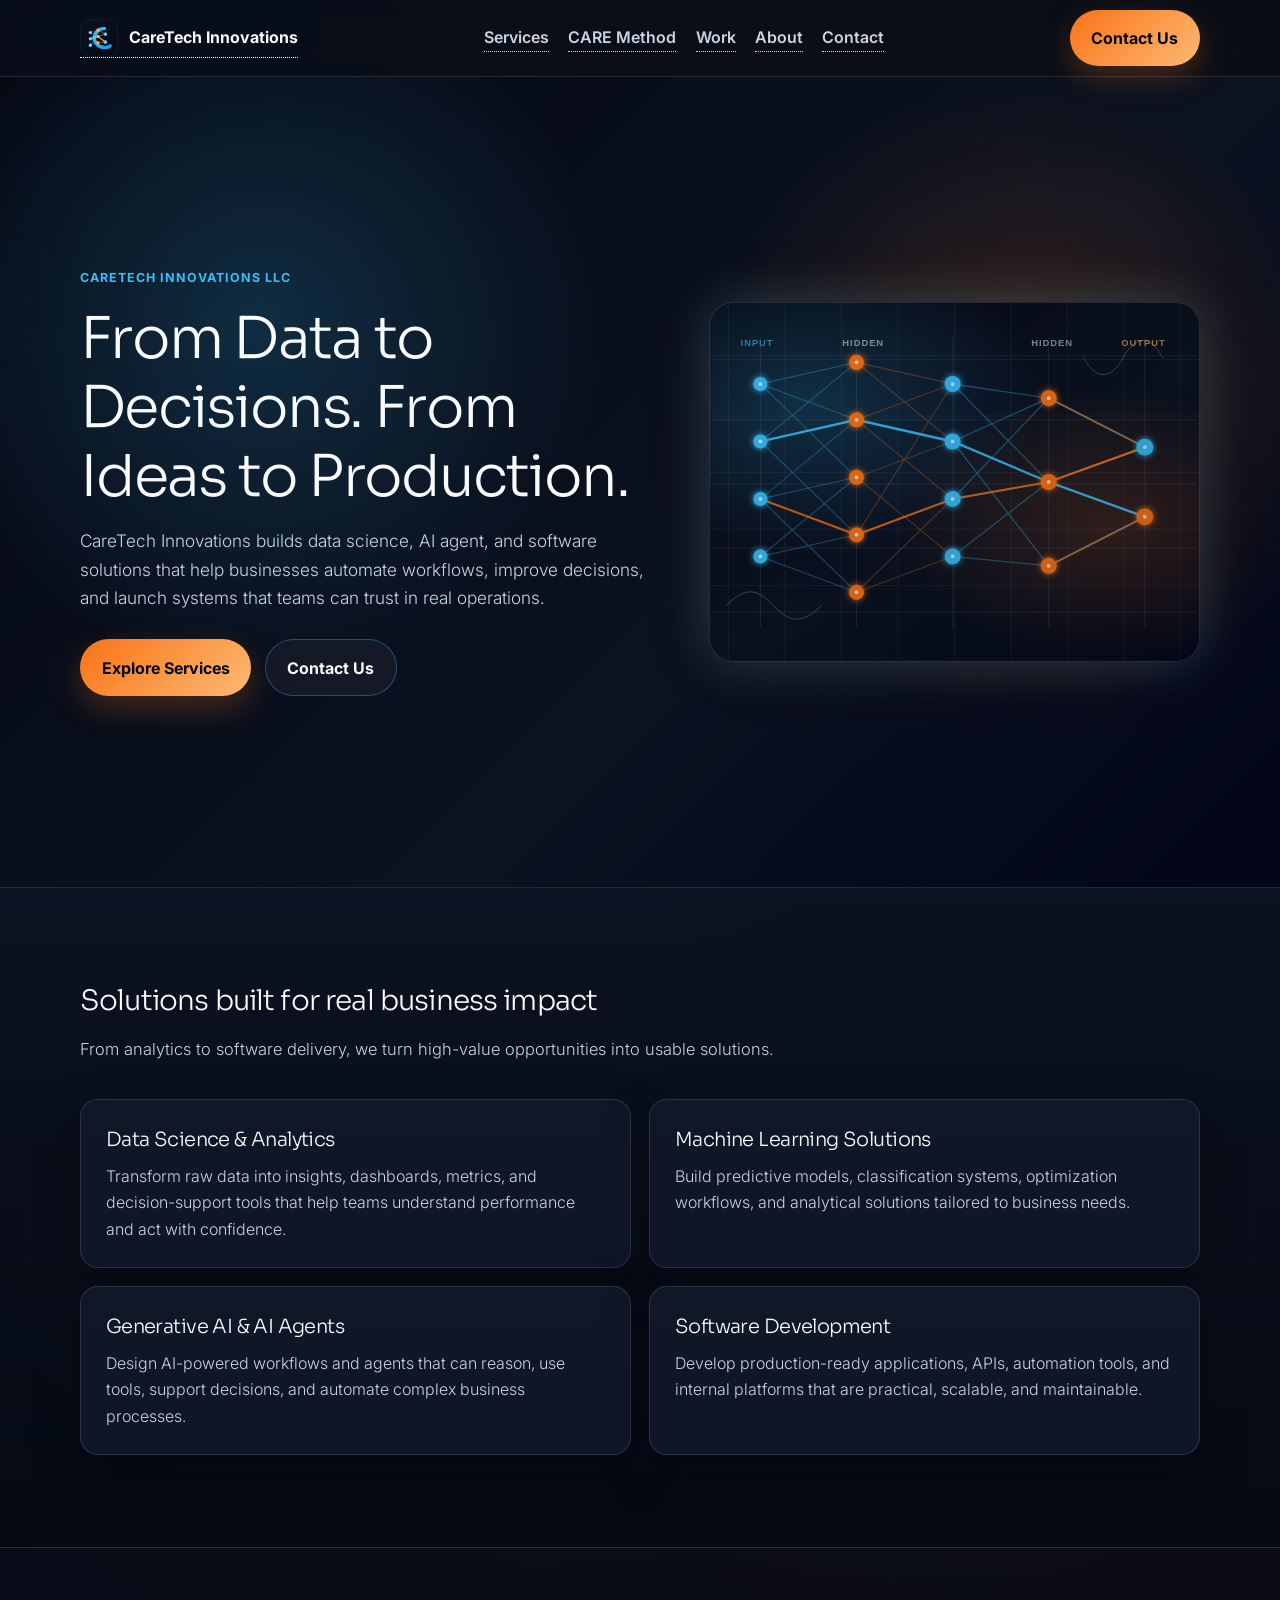
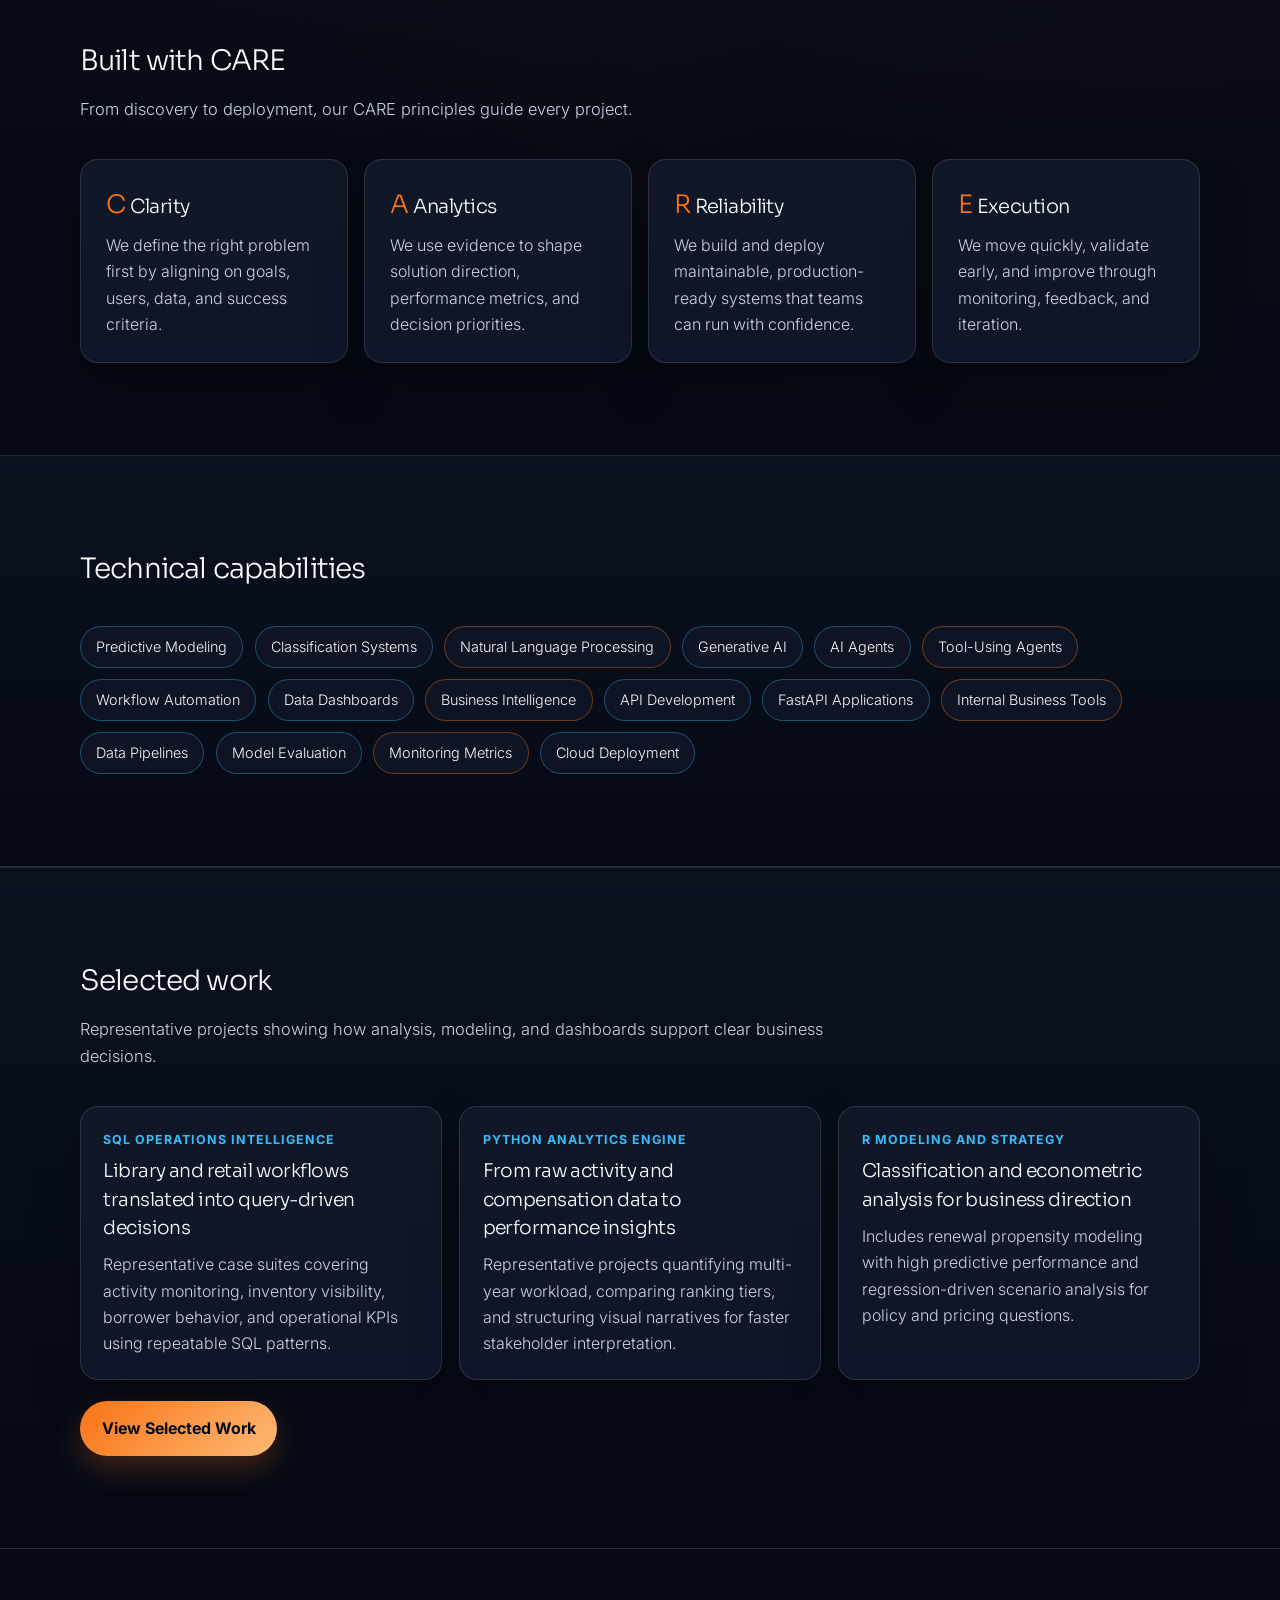
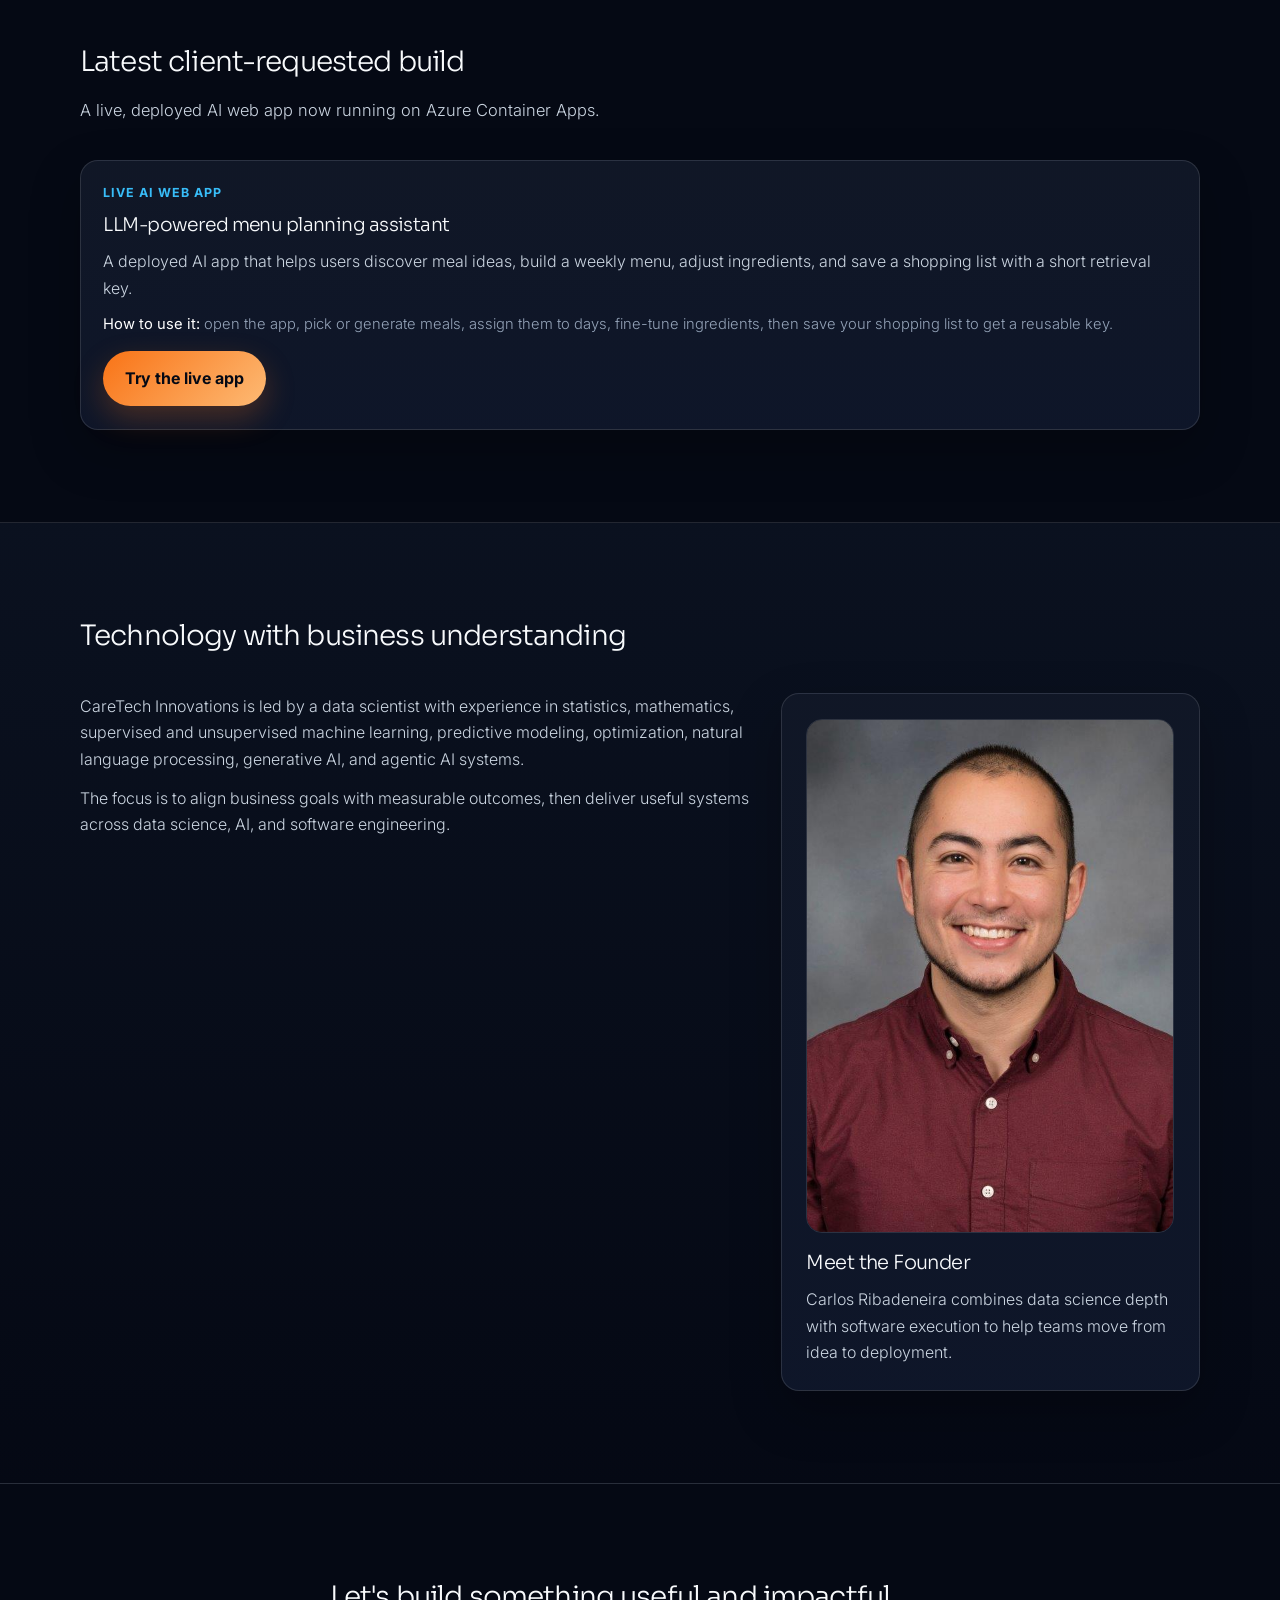
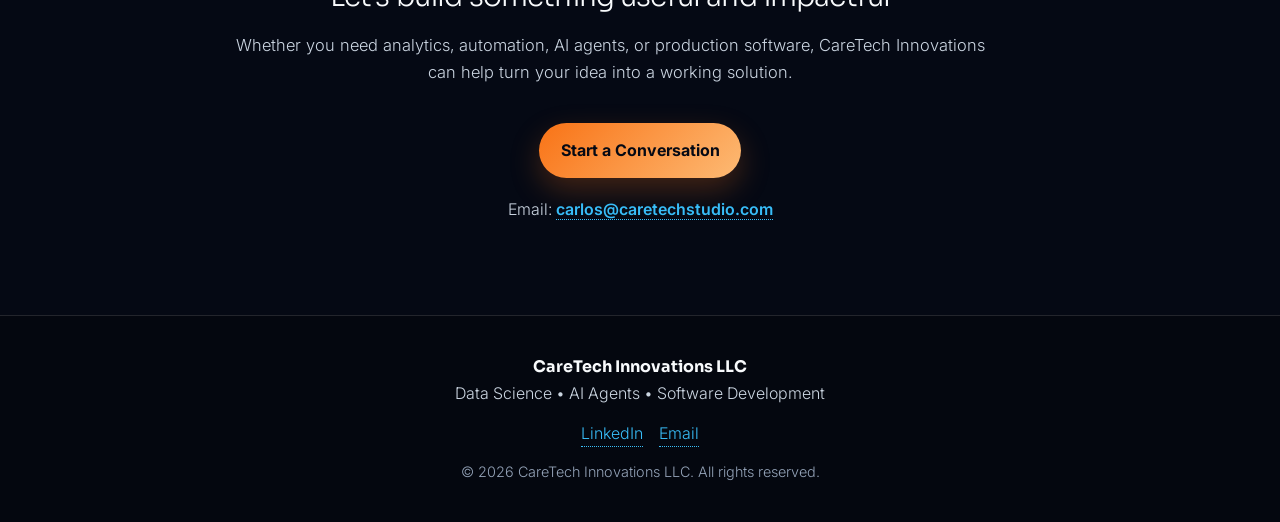
<file: index.html>
<!DOCTYPE html>
<html lang="en">
  <head>
    <meta charset="utf-8" />
    <meta name="viewport" content="width=device-width, initial-scale=1" />
    <title>CareTech Innovations LLC | Data Science, AI Agents & Software Development</title>
    <meta
      name="description"
      content="CareTech Innovations LLC builds data science, AI agent, generative AI, machine learning, automation, and software solutions for businesses looking to improve decisions and create practical impact."
    />
    <meta
      name="keywords"
      content="Data Science, AI Agents, Machine Learning, Software Development, Workflow Automation"
    />
    <link rel="canonical" href="https://caretechstudio.com/" />
    <meta property="og:type" content="website" />
    <meta property="og:title" content="CareTech Innovations LLC | Data Science, AI Agents & Software Development" />
    <meta
      property="og:description"
      content="CareTech Innovations builds data science, AI agent, and software solutions that help businesses automate workflows and improve decisions."
    />
    <meta property="og:url" content="https://caretechstudio.com/" />
    <meta property="og:image" content="https://caretechstudio.com/images/caretech-og-card.png" />
    <meta name="twitter:card" content="summary_large_image" />
    <meta name="twitter:title" content="CareTech Innovations LLC | Data Science, AI Agents & Software Development" />
    <meta
      name="twitter:description"
      content="CareTech Innovations builds data science, AI agent, and software solutions that help businesses automate workflows and improve decisions."
    />
    <meta name="twitter:image" content="https://caretechstudio.com/images/caretech-og-card.png" />
    <link rel="preconnect" href="https://fonts.googleapis.com" />
    <link rel="preconnect" href="https://fonts.gstatic.com" crossorigin />
    <link
      href="https://fonts.googleapis.com/css2?family=Inter:wght@400;500;600;700;800&family=Sora:wght@500;600;700;800&display=swap"
      rel="stylesheet"
    />
    <link rel="icon" type="image/svg+xml" href="images/caretech-logo.svg" />
    <link rel="stylesheet" href="assets/css/main.css" />
    <link rel="stylesheet" href="assets/css/custom.css" />
    <script type="application/ld+json">
      {
        "@context": "https://schema.org",
        "@type": "ProfessionalService",
        "name": "CareTech Innovations LLC",
        "url": "https://caretechstudio.com/",
        "logo": "https://caretechstudio.com/images/caretech-logo.svg",
        "sameAs": ["https://www.linkedin.com/in/carlos-ribadeneira-espinoza"],
        "email": "mailto:carlos@caretechstudio.com"
      }
    </script>
    <noscript><link rel="stylesheet" href="assets/css/noscript.css" /></noscript>
  </head>
  <body>
    <header class="site-header">
      <div class="container nav-wrap">
        <a class="brand" href="#top" aria-label="CareTech Innovations homepage">
          <img src="images/caretech-logo.svg" alt="CareTech Innovations logo" />
          <span>CareTech Innovations</span>
        </a>
        <nav class="site-nav" aria-label="Primary navigation">
          <a href="#services">Services</a>
          <a href="#care">CARE Method</a>
          <a href="work.html">Work</a>
          <a href="#about">About</a>
          <a href="#contact">Contact</a>
        </nav>
        <a class="btn btn-primary nav-cta" href="#contact">Contact Us</a>
      </div>
    </header>

    <main id="top">
      <section class="hero section">
        <div class="container hero-content">
          <div class="hero-copy">
            <p class="eyebrow">CareTech Innovations LLC</p>
            <h1>From Data to Decisions. From Ideas to Production.</h1>
            <p class="lead">
              CareTech Innovations builds data science, AI agent, and software solutions that
              help businesses automate workflows, improve decisions, and launch systems that teams
              can trust in real operations.
            </p>
            <div class="hero-actions">
              <a class="btn btn-primary" href="#services">Explore Services</a>
              <a class="btn btn-secondary" href="#contact">Contact Us</a>
            </div>
          </div>
          <div class="hero-visual" aria-hidden="true">
            <div class="node-grid">
              <span></span><span></span><span></span><span></span><span></span><span></span>
              <span></span><span></span>
            </div>
          </div>
        </div>
      </section>

      <section id="services" class="section section-alt">
        <div class="container">
          <header class="section-head">
            <h2>Solutions built for real business impact</h2>
            <p>From analytics to software delivery, we turn high-value opportunities into usable solutions.</p>
          </header>
          <div class="services-grid">
            <article class="service-card">
              <h3>Data Science & Analytics</h3>
              <p>
                Transform raw data into insights, dashboards, metrics, and decision-support tools
                that help teams understand performance and act with confidence.
              </p>
            </article>
            <article class="service-card">
              <h3>Machine Learning Solutions</h3>
              <p>
                Build predictive models, classification systems, optimization workflows, and
                analytical solutions tailored to business needs.
              </p>
            </article>
            <article class="service-card">
              <h3>Generative AI & AI Agents</h3>
              <p>
                Design AI-powered workflows and agents that can reason, use tools, support
                decisions, and automate complex business processes.
              </p>
            </article>
            <article class="service-card">
              <h3>Software Development</h3>
              <p>
                Develop production-ready applications, APIs, automation tools, and internal
                platforms that are practical, scalable, and maintainable.
              </p>
            </article>
          </div>
        </div>
      </section>

      <section id="care" class="section">
        <div class="container">
          <header class="section-head">
            <h2>Built with CARE</h2>
            <p>
              From discovery to deployment, our CARE principles guide every project.
            </p>
          </header>
          <div class="care-grid">
            <article class="care-card">
              <h3><span>C</span> Clarity</h3>
              <p>We define the right problem first by aligning on goals, users, data, and success criteria.</p>
            </article>
            <article class="care-card">
              <h3><span>A</span> Analytics</h3>
              <p>We use evidence to shape solution direction, performance metrics, and decision priorities.</p>
            </article>
            <article class="care-card">
              <h3><span>R</span> Reliability</h3>
              <p>We build and deploy maintainable, production-ready systems that teams can run with confidence.</p>
            </article>
            <article class="care-card">
              <h3><span>E</span> Execution</h3>
              <p>We move quickly, validate early, and improve through monitoring, feedback, and iteration.</p>
            </article>
          </div>
        </div>
      </section>

      <section id="capabilities" class="section section-alt">
        <div class="container">
          <header class="section-head">
            <h2>Technical capabilities</h2>
          </header>
          <ul class="capability-tags">
            <li>Predictive Modeling</li>
            <li>Classification Systems</li>
            <li>Natural Language Processing</li>
            <li>Generative AI</li>
            <li>AI Agents</li>
            <li>Tool-Using Agents</li>
            <li>Workflow Automation</li>
            <li>Data Dashboards</li>
            <li>Business Intelligence</li>
            <li>API Development</li>
            <li>FastAPI Applications</li>
            <li>Internal Business Tools</li>
            <li>Data Pipelines</li>
            <li>Model Evaluation</li>
            <li>Monitoring Metrics</li>
            <li>Cloud Deployment</li>
          </ul>
        </div>
      </section>

      <section id="work-preview" class="section section-alt">
        <div class="container">
          <header class="section-head">
            <h2>Selected work</h2>
            <p>
              Representative projects showing how analysis, modeling, and dashboards support clear business decisions.
            </p>
          </header>
          <div class="work-preview-grid">
            <article class="work-card">
              <p class="work-label">SQL Operations Intelligence</p>
              <h3>Library and retail workflows translated into query-driven decisions</h3>
              <p>
                Representative case suites covering activity monitoring, inventory visibility,
                borrower behavior, and operational KPIs using repeatable SQL patterns.
              </p>
            </article>
            <article class="work-card">
              <p class="work-label">Python Analytics Engine</p>
              <h3>From raw activity and compensation data to performance insights</h3>
              <p>
                Representative projects quantifying multi-year workload, comparing ranking tiers,
                and structuring visual narratives for faster stakeholder interpretation.
              </p>
            </article>
            <article class="work-card">
              <p class="work-label">R Modeling and Strategy</p>
              <h3>Classification and econometric analysis for business direction</h3>
              <p>
                Includes renewal propensity modeling with high predictive performance and
                regression-driven scenario analysis for policy and pricing questions.
              </p>
            </article>
          </div>
          <div class="work-preview-actions">
            <a class="btn btn-primary" href="work.html">View Selected Work</a>
          </div>
        </div>
      </section>

      <section id="live-app" class="section">
        <div class="container">
          <header class="section-head">
            <h2>Latest client-requested build</h2>
            <p>A live, deployed AI web app now running on Azure Container Apps.</p>
          </header>
          <article class="work-card">
            <p class="work-label">Live AI Web App</p>
            <h3>LLM-powered menu planning assistant</h3>
            <p>
              A deployed AI app that helps users discover meal ideas, build a weekly menu,
              adjust ingredients, and save a shopping list with a short retrieval key.
            </p>
            <p class="work-meta">
              <strong>How to use it:</strong> open the app, pick or generate meals, assign them
              to days, fine-tune ingredients, then save your shopping list to get a reusable key.
            </p>
            <a
              class="btn btn-primary"
              href="https://menu.caretechstudio.com"
              target="_blank"
              rel="noopener noreferrer"
            >
              Try the live app
            </a>
          </article>
        </div>
      </section>

      <section id="about" class="section section-alt">
        <div class="container">
          <header class="section-head">
            <h2>Technology with business understanding</h2>
          </header>
          <div class="about-grid">
            <div class="about-copy">
              <p>
                CareTech Innovations is led by a data scientist with experience in statistics,
                mathematics, supervised and unsupervised machine learning, predictive modeling,
                optimization, natural language processing, generative AI, and agentic AI systems.
              </p>
              <p>
                The focus is to align business goals with measurable outcomes, then deliver useful
                systems across data science, AI, and software engineering.
              </p>
            </div>
            <aside class="founder-card">
              <img
                src="images/founder-carlos-ribadeneira.png"
                alt="Carlos Ribadeneira, founder of CareTech Innovations"
              />
              <h3>Meet the Founder</h3>
              <p>
                Carlos Ribadeneira combines data science depth with software execution to help
                teams move from idea to deployment.
              </p>
            </aside>
          </div>
        </div>
      </section>

      <section id="contact" class="section contact">
        <div class="container contact-wrap">
          <header class="section-head">
            <h2>Let&apos;s build something useful and impactful</h2>
            <p>
              Whether you need analytics, automation, AI agents, or production software, CareTech
              Innovations can help turn your idea into a working solution.
            </p>
          </header>
          <div class="contact-actions">
            <a class="btn btn-primary" href="mailto:carlos@caretechstudio.com">
              Start a Conversation
            </a>
          </div>
          <p class="contact-email">
            Email:
            <a href="mailto:carlos@caretechstudio.com">carlos@caretechstudio.com</a>
          </p>
        </div>
      </section>
    </main>

    <footer class="site-footer">
      <div class="container footer-wrap">
        <p class="footer-brand">CareTech Innovations LLC</p>
        <p>Data Science • AI Agents • Software Development</p>
        <div class="footer-links" aria-label="Social and contact links">
          <a href="https://www.linkedin.com/in/carlos-ribadeneira-espinoza" target="_blank" rel="noopener noreferrer">
            LinkedIn
          </a>
          <a href="mailto:carlos@caretechstudio.com">Email</a>
        </div>
        <p class="copyright">© 2026 CareTech Innovations LLC. All rights reserved.</p>
      </div>
    </footer>
  </body>
</html>
</file>
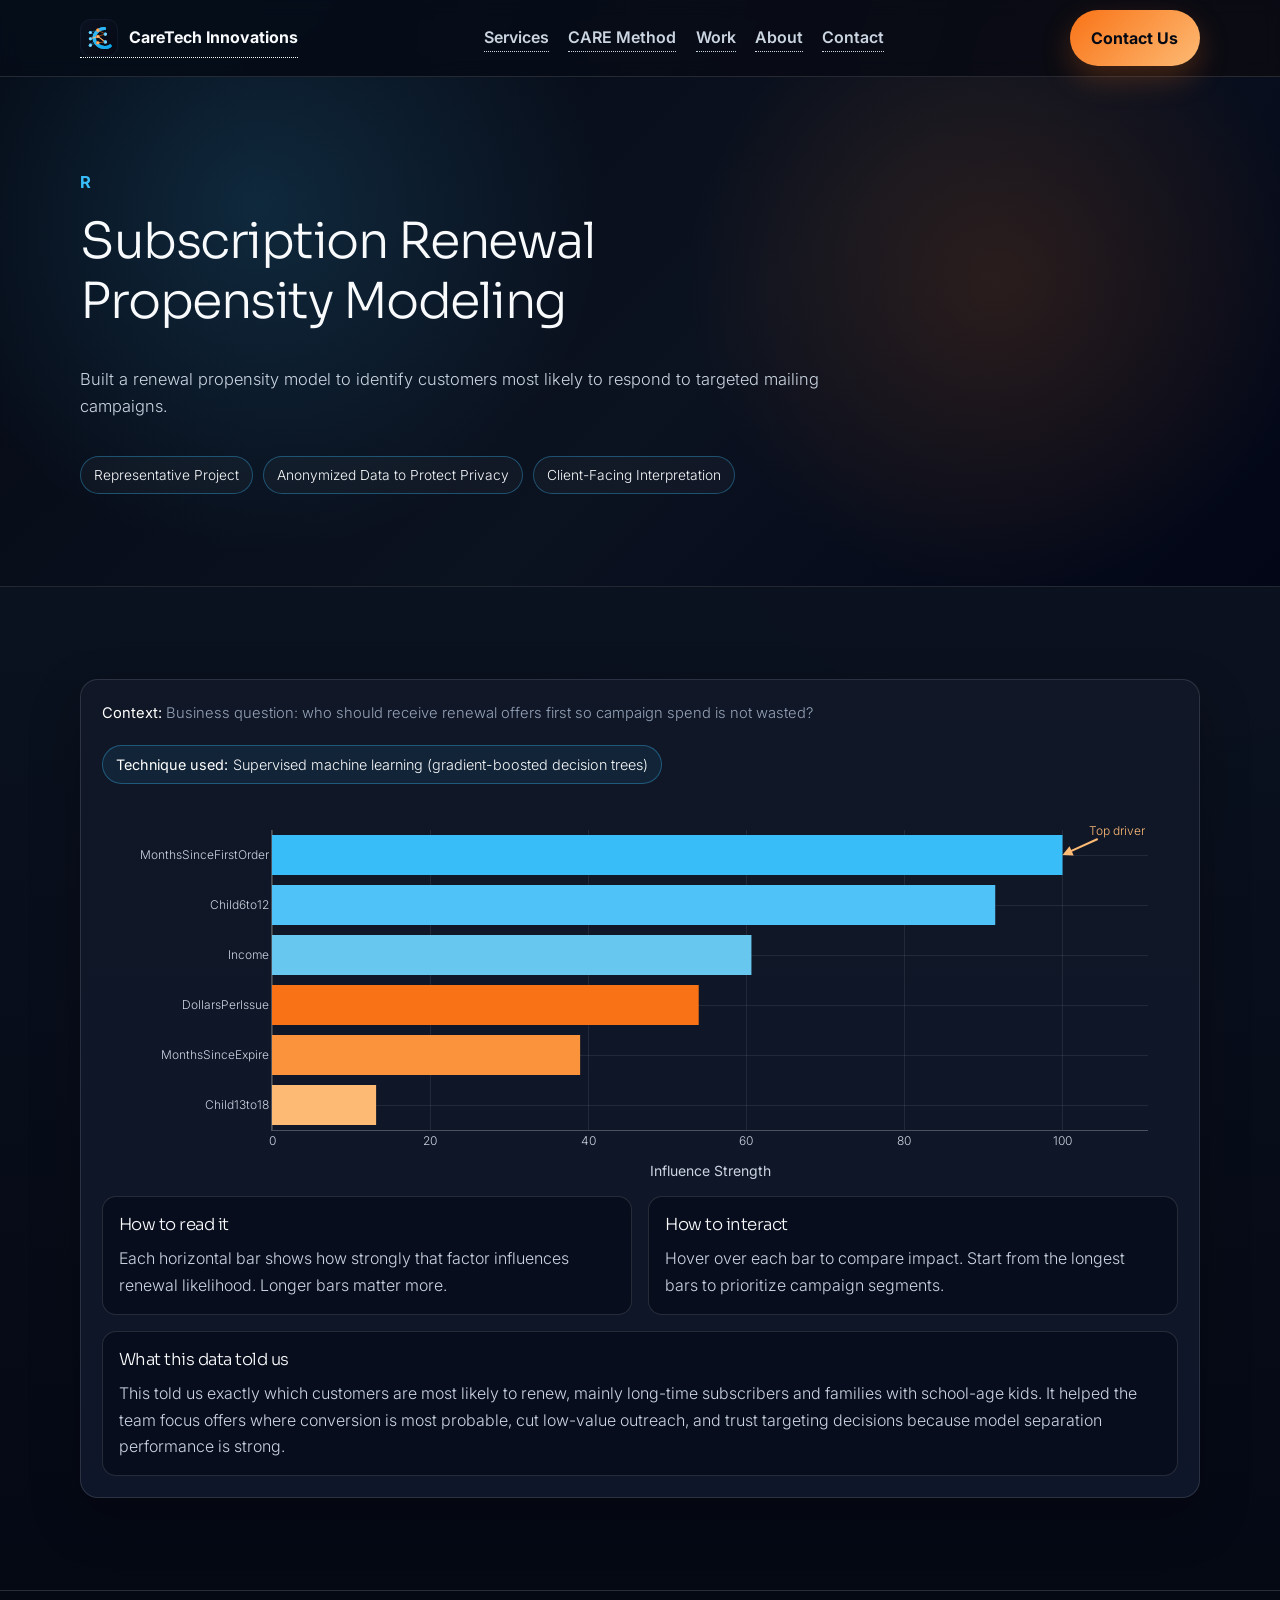
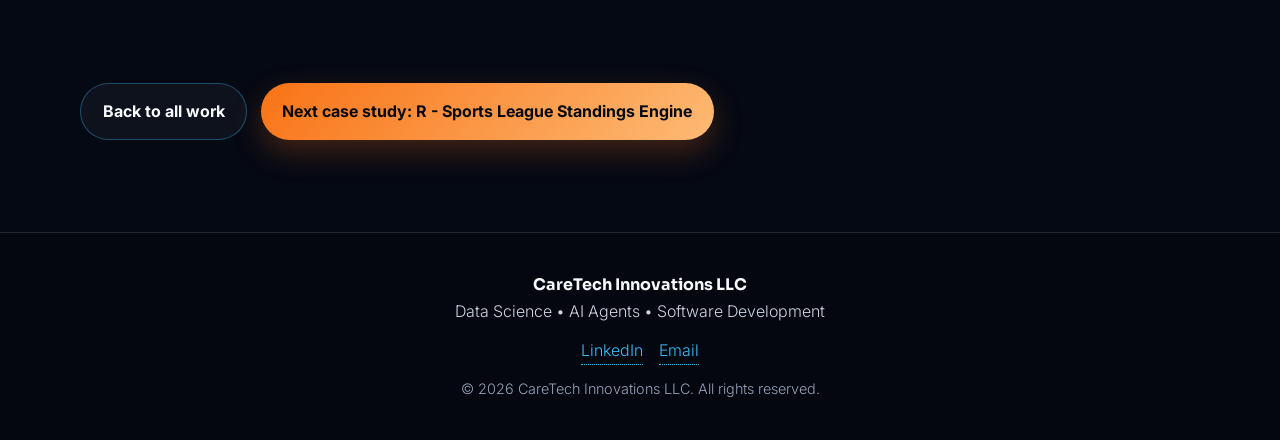
<file: case.html>
<!DOCTYPE html>
<html lang="en">
  <head>
    <meta charset="utf-8" />
    <meta name="viewport" content="width=device-width, initial-scale=1" />
    <title>Case Details | CareTech Innovations LLC</title>
    <meta
      name="description"
      content="Focused case details with one interactive dashboard, interpretation, and concise business conclusions."
    />
    <link rel="canonical" href="https://caretechstudio.com/case.html" />
    <meta property="og:type" content="website" />
    <meta property="og:title" content="Case Details | CareTech Innovations LLC" />
    <meta
      property="og:description"
      content="Review a focused CareTech case with one interactive dashboard, interpretation guidance, and concise business conclusions."
    />
    <meta property="og:url" content="https://caretechstudio.com/case.html" />
    <meta property="og:image" content="https://caretechstudio.com/images/caretech-og-card.png" />
    <meta name="twitter:card" content="summary_large_image" />
    <meta name="twitter:title" content="Case Details | CareTech Innovations LLC" />
    <meta
      name="twitter:description"
      content="Review a focused CareTech case with one interactive dashboard, interpretation guidance, and concise business conclusions."
    />
    <meta name="twitter:image" content="https://caretechstudio.com/images/caretech-og-card.png" />
    <link rel="preconnect" href="https://fonts.googleapis.com" />
    <link rel="preconnect" href="https://fonts.gstatic.com" crossorigin />
    <link
      href="https://fonts.googleapis.com/css2?family=Inter:wght@400;500;600;700;800&family=Sora:wght@500;600;700;800&display=swap"
      rel="stylesheet"
    />
    <link rel="icon" type="image/svg+xml" href="images/caretech-logo.svg" />
    <link rel="stylesheet" href="assets/css/main.css" />
    <link rel="stylesheet" href="assets/css/custom.css" />
    <noscript><link rel="stylesheet" href="assets/css/noscript.css" /></noscript>
  </head>
  <body data-page="case">
    <header class="site-header">
      <div class="container nav-wrap">
        <a class="brand" href="index.html#top" aria-label="CareTech Innovations homepage">
          <img src="images/caretech-logo.svg" alt="CareTech Innovations logo" />
          <span>CareTech Innovations</span>
        </a>
        <nav class="site-nav" aria-label="Primary navigation">
          <a href="index.html#services">Services</a>
          <a href="index.html#care">CARE Method</a>
          <a href="work.html">Work</a>
          <a href="index.html#about">About</a>
          <a href="index.html#contact">Contact</a>
        </nav>
        <a class="btn btn-primary nav-cta" href="index.html#contact">Contact Us</a>
      </div>
    </header>

    <main id="top">
      <section class="section work-hero">
        <div class="container">
          <header class="section-head">
            <p id="case-track" class="eyebrow">Case</p>
            <h1 id="case-title">Case title</h1>
            <p id="case-summary"></p>
          </header>
          <div class="work-hero-tags">
            <span>Representative Project</span>
            <span>Anonymized Data to Protect Privacy</span>
            <span>Client-Facing Interpretation</span>
          </div>
        </div>
      </section>

      <section class="section section-alt">
        <div class="container">
          <article class="chart-panel case-panel">
            <p class="work-meta case-context"><strong>Context:</strong> <span id="case-context"></span></p>
            <p class="case-technique"><strong>Technique used:</strong> <span id="case-technique"></span></p>

            <div class="demo-controls is-hidden" id="case-controls">
              <button type="button" class="filter-chip metric-chip is-active" data-metric="distance_km">Distance</button>
              <button type="button" class="filter-chip metric-chip" data-metric="climb_m">Climb</button>
              <button type="button" class="filter-chip metric-chip" data-metric="activity_count">Volume</button>
            </div>

            <div id="case-chart" class="chart-canvas" aria-label="Case chart"></div>
            <noscript>
              <p class="work-meta">
                This case view needs JavaScript to load the chart and interpretation details. You can
                browse the case library at <a href="work.html">Work</a> or contact us via
                <a href="mailto:carlos@caretechstudio.com">Email</a>.
              </p>
            </noscript>

            <div id="sql-viewer" class="sql-viewer is-hidden">
              <div class="demo-controls">
                <label for="sql-case-select">SQL scenario</label>
                <select id="sql-case-select"></select>
              </div>
              <p id="sql-case-question" class="work-meta"></p>
              <pre id="sql-case-query" class="sql-query-block"></pre>
              <div class="table-wrap">
                <table class="result-table">
                  <thead>
                    <tr id="sql-case-head"></tr>
                  </thead>
                  <tbody id="sql-case-body"></tbody>
                </table>
              </div>
            </div>

            <div class="case-guidance-grid">
              <article class="guidance-card">
                <h3>How to read it</h3>
                <p id="case-how-read"></p>
              </article>
              <article class="guidance-card">
                <h3>How to interact</h3>
                <p id="case-interact"></p>
              </article>
            </div>

            <article class="case-conclusion">
              <h3>What this data told us</h3>
              <p id="case-conclusion"></p>
            </article>
          </article>
        </div>
      </section>

      <section class="section">
        <div class="container">
          <div class="case-nav">
            <a class="btn btn-secondary" href="work.html">Back to all work</a>
            <a id="next-case-link" class="btn btn-primary" href="work.html">Next case study</a>
          </div>
        </div>
      </section>
    </main>

    <footer class="site-footer">
      <div class="container footer-wrap">
        <p class="footer-brand">CareTech Innovations LLC</p>
        <p>Data Science • AI Agents • Software Development</p>
        <div class="footer-links" aria-label="Social and contact links">
          <a
            href="https://www.linkedin.com/in/carlos-ribadeneira-espinoza"
            target="_blank"
            rel="noopener noreferrer"
          >
            LinkedIn
          </a>
          <a href="mailto:carlos@caretechstudio.com">Email</a>
        </div>
        <p class="copyright">© 2026 CareTech Innovations LLC. All rights reserved.</p>
      </div>
    </footer>

    <script src="https://cdn.plot.ly/plotly-2.35.2.min.js"></script>
    <script src="assets/js/dashboard.js"></script>
  </body>
</html>
</file>
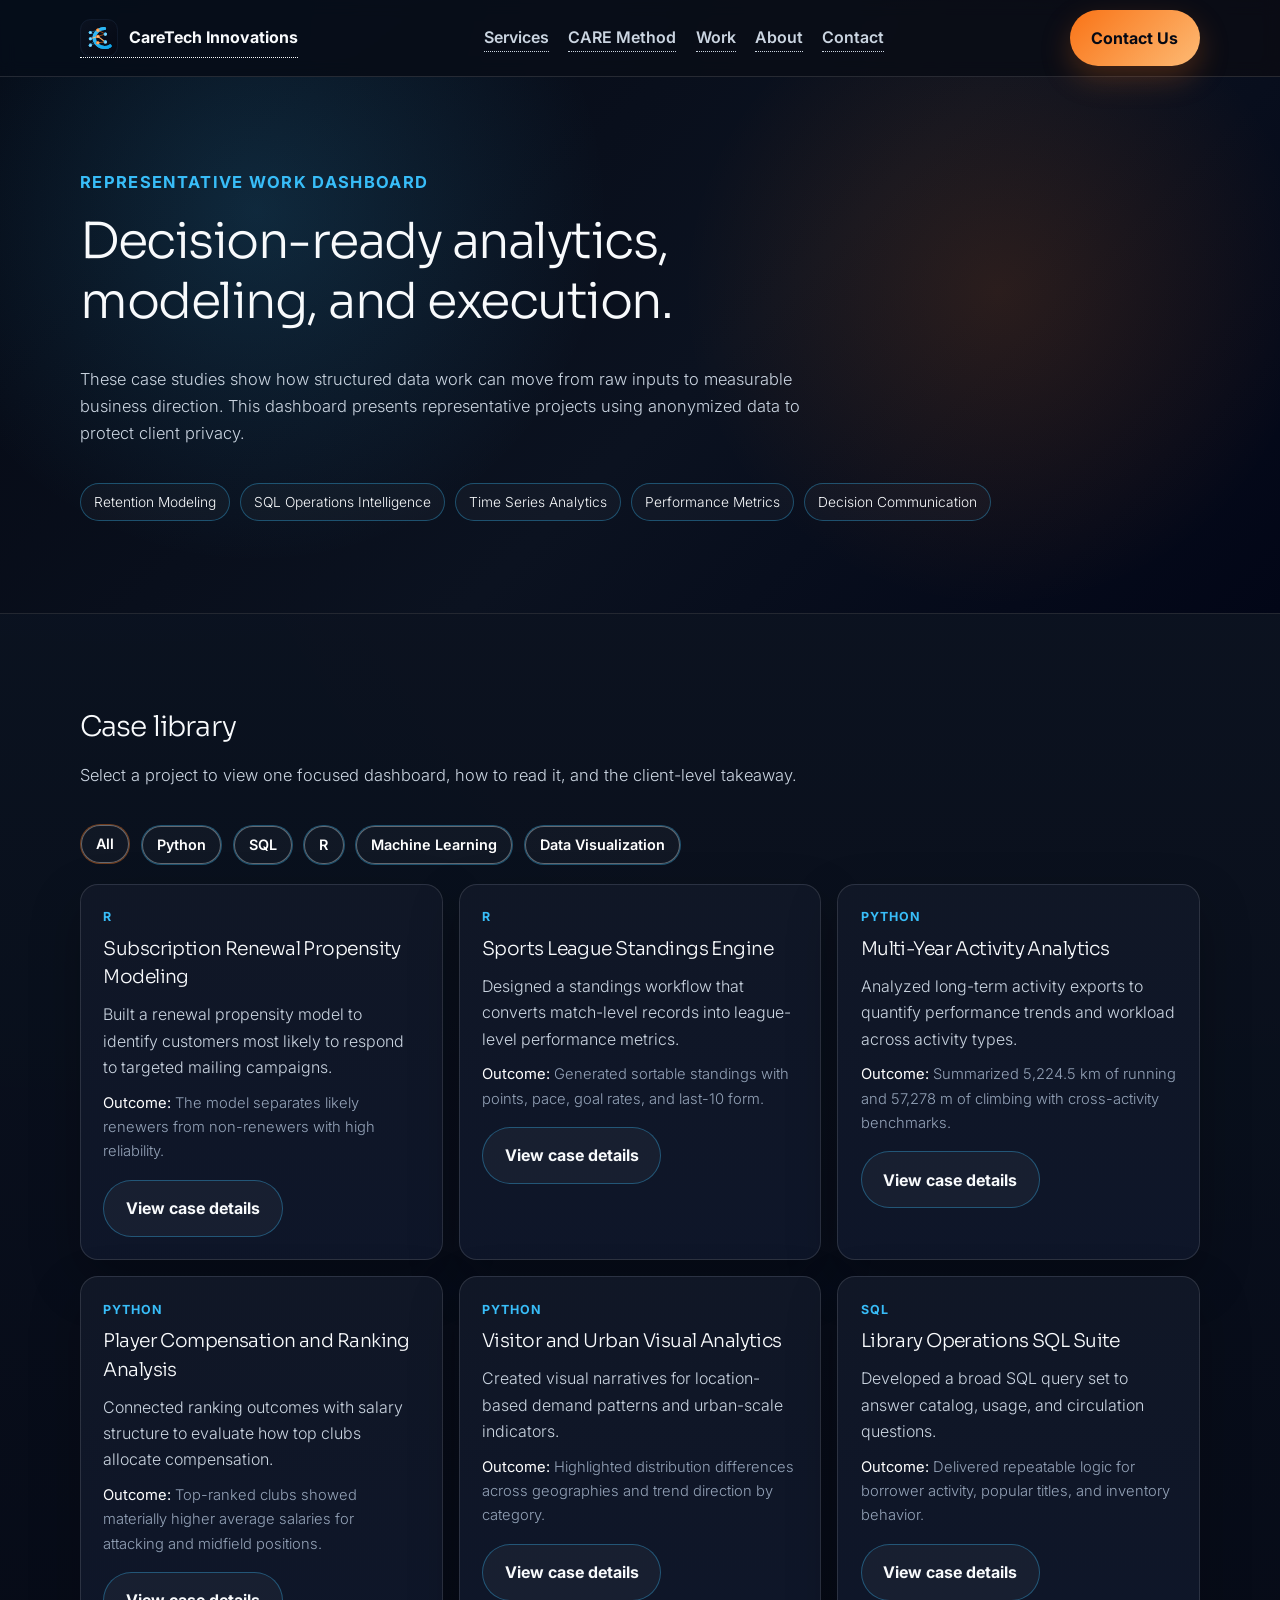
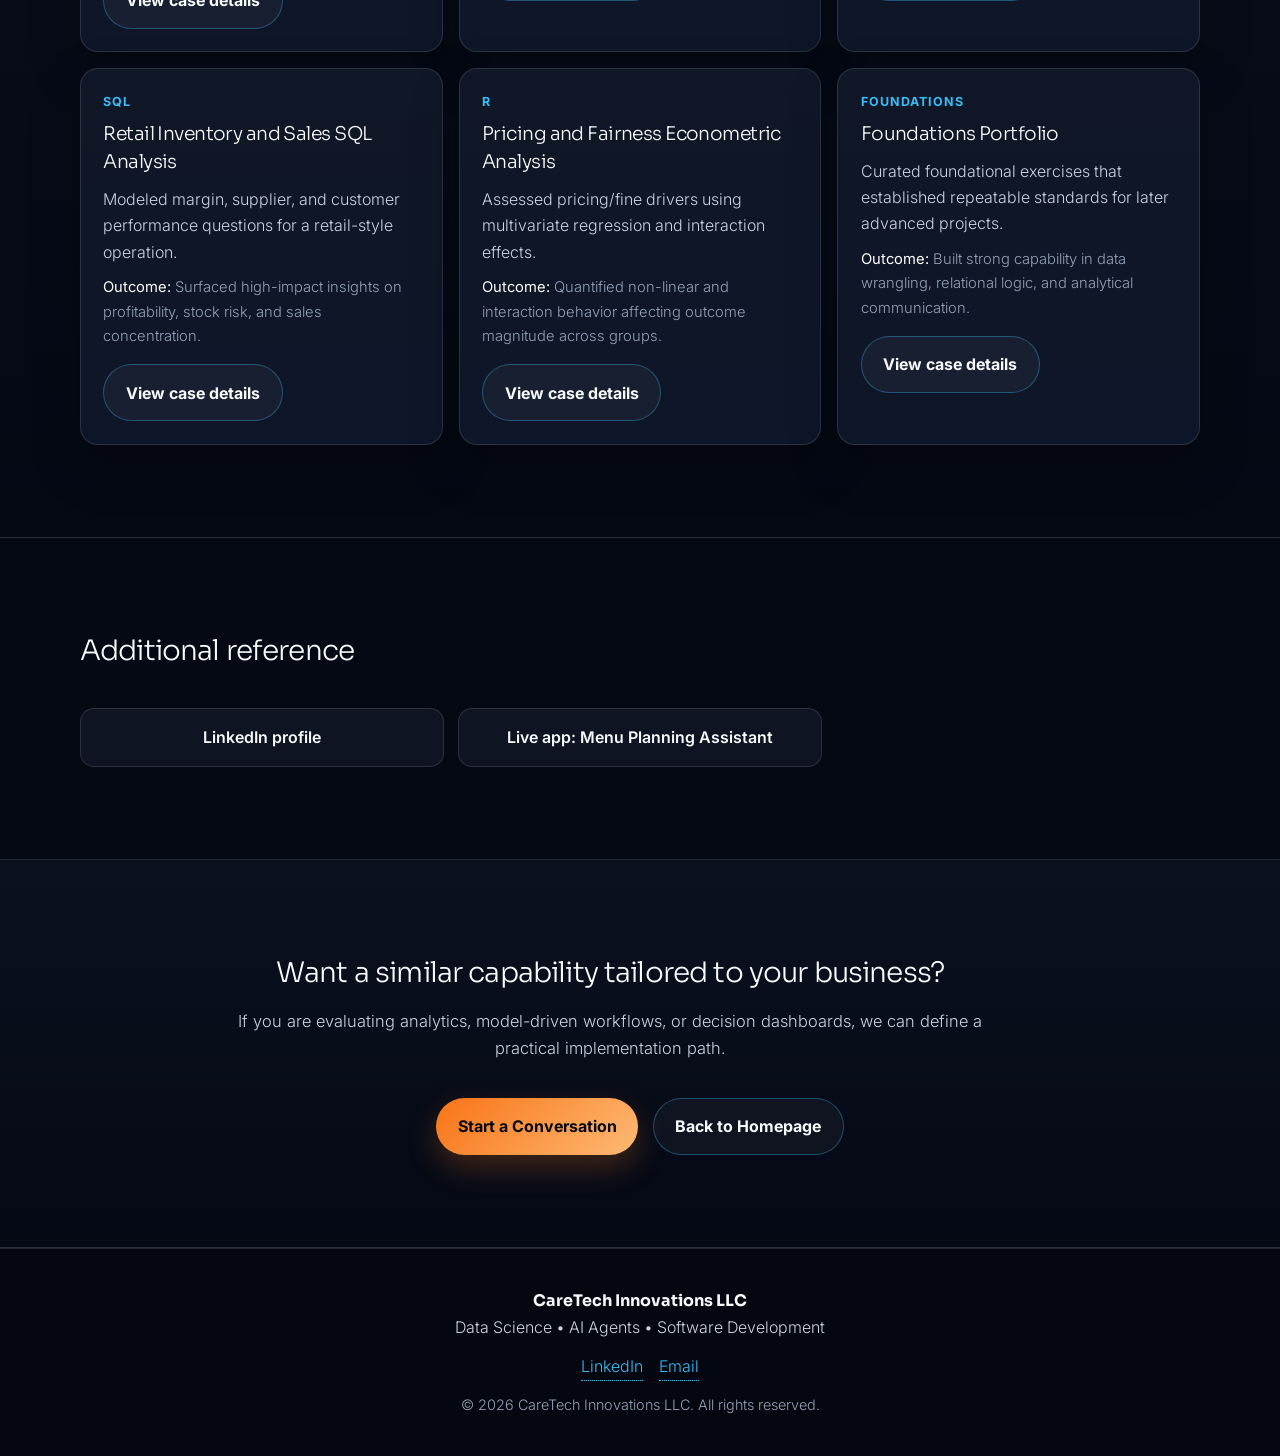
<file: work.html>
<!DOCTYPE html>
<html lang="en">
  <head>
    <meta charset="utf-8" />
    <meta name="viewport" content="width=device-width, initial-scale=1" />
    <title>Selected Work | CareTech Innovations LLC</title>
    <meta
      name="description"
      content="Interactive representative case studies from CareTech Innovations, showcasing analytics, machine learning, and decision-focused implementation patterns."
    />
    <link rel="canonical" href="https://caretechstudio.com/work.html" />
    <meta property="og:type" content="website" />
    <meta property="og:title" content="Selected Work | CareTech Innovations LLC" />
    <meta
      property="og:description"
      content="Explore representative case studies from CareTech Innovations, from analytics and machine learning to decision-focused implementation."
    />
    <meta property="og:url" content="https://caretechstudio.com/work.html" />
    <meta property="og:image" content="https://caretechstudio.com/images/caretech-og-card.png" />
    <meta name="twitter:card" content="summary_large_image" />
    <meta name="twitter:title" content="Selected Work | CareTech Innovations LLC" />
    <meta
      name="twitter:description"
      content="Explore representative case studies from CareTech Innovations, from analytics and machine learning to decision-focused implementation."
    />
    <meta name="twitter:image" content="https://caretechstudio.com/images/caretech-og-card.png" />
    <link rel="preconnect" href="https://fonts.googleapis.com" />
    <link rel="preconnect" href="https://fonts.gstatic.com" crossorigin />
    <link
      href="https://fonts.googleapis.com/css2?family=Inter:wght@400;500;600;700;800&family=Sora:wght@500;600;700;800&display=swap"
      rel="stylesheet"
    />
    <link rel="icon" type="image/svg+xml" href="images/caretech-logo.svg" />
    <link rel="stylesheet" href="assets/css/main.css" />
    <link rel="stylesheet" href="assets/css/custom.css" />
    <noscript><link rel="stylesheet" href="assets/css/noscript.css" /></noscript>
  </head>
  <body data-page="work">
    <header class="site-header">
      <div class="container nav-wrap">
        <a class="brand" href="index.html#top" aria-label="CareTech Innovations homepage">
          <img src="images/caretech-logo.svg" alt="CareTech Innovations logo" />
          <span>CareTech Innovations</span>
        </a>
        <nav class="site-nav" aria-label="Primary navigation">
          <a href="index.html#services">Services</a>
          <a href="index.html#care">CARE Method</a>
          <a href="work.html">Work</a>
          <a href="index.html#about">About</a>
          <a href="index.html#contact">Contact</a>
        </nav>
        <a class="btn btn-primary nav-cta" href="index.html#contact">Contact Us</a>
      </div>
    </header>

    <main id="top">
      <section class="section work-hero">
        <div class="container">
          <header class="section-head">
            <p class="eyebrow">Representative Work Dashboard</p>
            <h1>Decision-ready analytics, modeling, and execution.</h1>
            <p>
              These case studies show how structured data work can move from raw inputs to
              measurable business direction. This dashboard presents representative projects using
              anonymized data to protect client privacy.
            </p>
          </header>
          <div class="work-hero-tags" aria-label="Work themes">
            <span>Retention Modeling</span>
            <span>SQL Operations Intelligence</span>
            <span>Time Series Analytics</span>
            <span>Performance Metrics</span>
            <span>Decision Communication</span>
          </div>
        </div>
      </section>

      <section class="section section-alt">
        <div class="container">
          <header class="section-head">
            <h2>Case library</h2>
            <p>Select a project to view one focused dashboard, how to read it, and the client-level takeaway.</p>
          </header>
          <div id="dashboard-filters" class="dashboard-filters" aria-label="Project filters">
            <button type="button" class="filter-chip is-active" data-filter="All">All</button>
            <button type="button" class="filter-chip" data-filter="Python">Python</button>
            <button type="button" class="filter-chip" data-filter="SQL">SQL</button>
            <button type="button" class="filter-chip" data-filter="R">R</button>
            <button type="button" class="filter-chip" data-filter="Machine Learning">Machine Learning</button>
            <button type="button" class="filter-chip" data-filter="Data Visualization">Data Visualization</button>
          </div>
          <div id="projects-grid" class="dashboard-grid"></div>
          <noscript>
            <p class="work-meta">
              This dashboard needs JavaScript to load interactive case cards. You can still reach us
              here:
              <a href="index.html">Home</a>,
              <a href="https://www.linkedin.com/in/carlos-ribadeneira-espinoza" target="_blank" rel="noopener noreferrer">LinkedIn</a>,
              <a href="mailto:carlos@caretechstudio.com">Email</a>.
            </p>
          </noscript>
        </div>
      </section>

      <section class="section">
        <div class="container">
          <header class="section-head">
            <h2>Additional reference</h2>
          </header>
          <div class="resource-grid">
            <a
              class="resource-item"
              href="https://www.linkedin.com/in/carlos-ribadeneira-espinoza"
              target="_blank"
              rel="noopener noreferrer"
            >
              LinkedIn profile
            </a>
            <a
              class="resource-item"
              href="https://menu.caretechstudio.com"
              target="_blank"
              rel="noopener noreferrer"
            >
              Live app: Menu Planning Assistant
            </a>
          </div>
        </div>
      </section>

      <section class="section contact section-alt">
        <div class="container contact-wrap">
          <header class="section-head">
            <h2>Want a similar capability tailored to your business?</h2>
            <p>
              If you are evaluating analytics, model-driven workflows, or decision dashboards, we can
              define a practical implementation path.
            </p>
          </header>
          <div class="contact-actions">
            <a class="btn btn-primary" href="mailto:carlos@caretechstudio.com">Start a Conversation</a>
            <a class="btn btn-secondary" href="index.html">Back to Homepage</a>
          </div>
        </div>
      </section>
    </main>

    <footer class="site-footer">
      <div class="container footer-wrap">
        <p class="footer-brand">CareTech Innovations LLC</p>
        <p>Data Science • AI Agents • Software Development</p>
        <div class="footer-links" aria-label="Social and contact links">
          <a
            href="https://www.linkedin.com/in/carlos-ribadeneira-espinoza"
            target="_blank"
            rel="noopener noreferrer"
          >
            LinkedIn
          </a>
          <a href="mailto:carlos@caretechstudio.com">Email</a>
        </div>
        <p class="copyright">© 2026 CareTech Innovations LLC. All rights reserved.</p>
      </div>
    </footer>
    <script src="https://cdn.plot.ly/plotly-2.35.2.min.js"></script>
    <script src="assets/js/dashboard.js"></script>
  </body>
</html>
</file>
<file: assets/css/custom.css>
:root {
  --bg-main: #050914;
  --bg-section: #0b1220;
  --bg-card: #111827;
  --bg-card-soft: rgba(17, 24, 39, 0.78);
  --text-main: #f8fafc;
  --text-muted: #cbd5e1;
  --text-soft: #94a3b8;
  --blue-main: #38bdf8;
  --blue-dark: #0ea5e9;
  --blue-glow: rgba(56, 189, 248, 0.35);
  --orange-main: #f97316;
  --orange-soft: #fdba74;
  --orange-glow: rgba(249, 115, 22, 0.35);
  --border-soft: rgba(255, 255, 255, 0.12);
  --border-blue: rgba(56, 189, 248, 0.35);
  --border-orange: rgba(249, 115, 22, 0.4);
}

*,
*::before,
*::after {
  box-sizing: border-box;
}

html {
  scroll-behavior: smooth;
}

body {
  margin: 0;
  background:
    radial-gradient(circle at 10% -10%, rgba(56, 189, 248, 0.12), transparent 40%),
    radial-gradient(circle at 90% 5%, rgba(249, 115, 22, 0.1), transparent 35%),
    var(--bg-main);
  color: var(--text-main);
  font-family: "Inter", sans-serif;
  line-height: 1.65;
}

h1,
h2,
h3 {
  margin-top: 0;
  font-family: "Sora", sans-serif;
  letter-spacing: -0.03em;
  color: var(--text-main);
}

p {
  margin: 0;
  color: var(--text-muted);
}

a {
  color: var(--blue-main);
  text-decoration: none;
}

a:hover {
  color: var(--orange-soft);
}

a:focus-visible,
button:focus-visible {
  outline: 2px solid var(--orange-main);
  outline-offset: 2px;
}

.container {
  width: min(1120px, 92vw);
  margin: 0 auto;
}

.section {
  padding: 5.75rem 0;
}

.section-alt {
  background: linear-gradient(180deg, rgba(11, 18, 32, 0.95), rgba(5, 9, 20, 0.95));
  border-top: 1px solid var(--border-soft);
  border-bottom: 1px solid var(--border-soft);
}

.section-head {
  margin-bottom: 2.25rem;
  max-width: 760px;
}

.section-head h2 {
  margin-bottom: 0.85rem;
  font-size: clamp(1.7rem, 2.2vw, 2.5rem);
}

.section-head p {
  font-size: 1.03rem;
}

.site-header {
  position: sticky;
  top: 0;
  z-index: 1000;
  border-bottom: 1px solid var(--border-soft);
  background: rgba(5, 9, 20, 0.72);
  backdrop-filter: blur(8px);
}

.nav-wrap {
  display: flex;
  align-items: center;
  justify-content: space-between;
  gap: 1.2rem;
  min-height: 76px;
}

.brand {
  display: inline-flex;
  align-items: center;
  gap: 0.7rem;
  font-weight: 700;
  color: var(--text-main);
}

.brand img {
  width: 38px;
  height: 38px;
}

.site-nav {
  display: flex;
  flex-wrap: wrap;
  gap: 1.2rem;
}

.site-nav a {
  position: relative;
  color: var(--text-muted);
  font-weight: 600;
}

.site-nav a::after {
  content: "";
  position: absolute;
  left: 0;
  bottom: -0.3rem;
  width: 100%;
  height: 2px;
  transform: scaleX(0);
  transform-origin: left;
  background: linear-gradient(135deg, var(--blue-main), var(--orange-main));
  transition: transform 0.2s ease;
}

.site-nav a:hover::after,
.site-nav a:focus-visible::after {
  transform: scaleX(1);
}

.btn {
  display: inline-flex;
  align-items: center;
  justify-content: center;
  border-radius: 999px;
  font-weight: 700;
  padding: 0.9rem 1.35rem;
  transition:
    transform 0.2s ease,
    box-shadow 0.2s ease,
    border-color 0.2s ease,
    color 0.2s ease;
}

.btn-primary {
  background: linear-gradient(135deg, #f97316, #fdba74);
  color: #050914;
  border: 0;
  box-shadow: 0 12px 30px rgba(249, 115, 22, 0.25);
}

.btn-primary:hover {
  transform: translateY(-2px);
  color: #050914;
  box-shadow: 0 16px 40px rgba(249, 115, 22, 0.35);
}

.btn-secondary {
  background: rgba(255, 255, 255, 0.04);
  color: var(--text-main);
  border: 1px solid var(--border-blue);
}

.btn-secondary:hover {
  border-color: var(--orange-main);
  color: var(--orange-soft);
}

.hero {
  min-height: 90vh;
  display: flex;
  align-items: center;
  background:
    radial-gradient(circle at 20% 30%, rgba(56, 189, 248, 0.18), transparent 30%),
    radial-gradient(circle at 80% 40%, rgba(249, 115, 22, 0.18), transparent 28%),
    linear-gradient(135deg, #050914 0%, #0b1220 60%, #020617 100%);
}

.hero-content {
  display: grid;
  grid-template-columns: 1.2fr 1fr;
  gap: 2.5rem;
  align-items: center;
}

.eyebrow {
  color: var(--blue-main);
  letter-spacing: 0.08em;
  text-transform: uppercase;
  font-size: 0.78rem;
  font-weight: 700;
  margin-bottom: 1rem;
}

.hero-copy h1 {
  font-size: clamp(2.2rem, 4.5vw, 3.9rem);
  margin-bottom: 1rem;
}

.hero-copy .lead {
  font-size: 1.08rem;
  margin-bottom: 0.85rem;
}

.hero-actions {
  display: flex;
  gap: 0.85rem;
  margin-top: 1.65rem;
  flex-wrap: wrap;
}

.hero-visual {
  min-height: 360px;
  border-radius: 24px;
  border: 1px solid var(--border-soft);
  background:
    linear-gradient(135deg, rgba(5, 9, 20, 0.08), rgba(5, 9, 20, 0.22)),
    url("../../images/caretech-ai-neural-hero.svg") center / cover no-repeat,
    linear-gradient(135deg, rgba(15, 23, 42, 0.9), rgba(2, 6, 23, 0.95));
  box-shadow:
    0 0 50px rgba(56, 189, 248, 0.18),
    0 0 70px rgba(249, 115, 22, 0.12);
  position: relative;
  overflow: hidden;
}

.hero-visual::before,
.hero-visual::after {
  display: none;
}

.node-grid {
  display: none;
}

.node-grid span {
  position: absolute;
  width: 12px;
  height: 12px;
  border-radius: 50%;
  box-shadow: 0 0 18px currentColor;
}

.node-grid span:nth-child(odd) {
  color: var(--blue-main);
  background: var(--blue-main);
}

.node-grid span:nth-child(even) {
  color: var(--orange-main);
  background: var(--orange-main);
}

.node-grid span:nth-child(1) {
  top: 18%;
  left: 15%;
}
.node-grid span:nth-child(2) {
  top: 26%;
  left: 46%;
}
.node-grid span:nth-child(3) {
  top: 14%;
  right: 18%;
}
.node-grid span:nth-child(4) {
  top: 52%;
  left: 24%;
}
.node-grid span:nth-child(5) {
  top: 64%;
  left: 50%;
}
.node-grid span:nth-child(6) {
  top: 70%;
  right: 18%;
}
.node-grid span:nth-child(7) {
  top: 40%;
  right: 36%;
}
.node-grid span:nth-child(8) {
  top: 42%;
  left: 66%;
}

.services-grid {
  display: grid;
  grid-template-columns: repeat(2, minmax(0, 1fr));
  gap: 1.15rem;
}

.service-card,
.care-card,
.founder-card {
  background: linear-gradient(180deg, rgba(17, 24, 39, 0.95), rgba(15, 23, 42, 0.95));
  border: 1px solid var(--border-soft);
  border-radius: 18px;
  padding: 1.55rem;
  box-shadow: 0 20px 50px rgba(0, 0, 0, 0.25);
  transition:
    transform 0.25s ease,
    border-color 0.25s ease,
    box-shadow 0.25s ease;
}

.service-card:hover,
.care-card:hover,
.founder-card:hover {
  transform: translateY(-6px);
  border-color: var(--border-orange);
  box-shadow: 0 24px 70px rgba(249, 115, 22, 0.12);
}

.service-card h3,
.care-card h3,
.founder-card h3 {
  margin-bottom: 0.55rem;
  font-size: 1.22rem;
}

.care-grid {
  display: grid;
  grid-template-columns: repeat(4, minmax(0, 1fr));
  gap: 1rem;
}

.care-card h3 span {
  color: var(--orange-main);
  font-size: 1.3em;
}

.capability-tags {
  list-style: none;
  padding: 0;
  margin: 0;
  display: flex;
  flex-wrap: wrap;
  gap: 0.7rem;
}

.capability-tags li {
  border: 1px solid var(--border-blue);
  background: var(--bg-card-soft);
  border-radius: 999px;
  padding: 0.5rem 0.95rem;
  color: var(--text-main);
  font-size: 0.9rem;
}

.capability-tags li:nth-child(3n) {
  border-color: var(--border-orange);
}

.work-preview-grid,
.work-grid {
  display: grid;
  grid-template-columns: repeat(3, minmax(0, 1fr));
  gap: 1.1rem;
}

.work-grid {
  grid-template-columns: repeat(2, minmax(0, 1fr));
}

.work-card {
  background: linear-gradient(180deg, rgba(17, 24, 39, 0.95), rgba(15, 23, 42, 0.95));
  border: 1px solid var(--border-soft);
  border-radius: 18px;
  padding: 1.4rem;
  box-shadow: 0 20px 50px rgba(0, 0, 0, 0.25);
  transition:
    transform 0.25s ease,
    border-color 0.25s ease,
    box-shadow 0.25s ease;
}

.work-card:hover {
  transform: translateY(-6px);
  border-color: var(--border-orange);
  box-shadow: 0 24px 70px rgba(249, 115, 22, 0.12);
}

.work-card h2,
.work-card h3 {
  margin-bottom: 0.55rem;
  font-size: 1.18rem;
}

.work-card p + p {
  margin-top: 0.65rem;
}

.work-label {
  color: var(--blue-main);
  font-size: 0.78rem;
  text-transform: uppercase;
  letter-spacing: 0.08em;
  font-weight: 700;
  margin-bottom: 0.45rem;
}

.work-meta {
  color: var(--text-soft);
  font-size: 0.92rem;
}

.work-card a {
  display: inline-flex;
  margin-top: 0.95rem;
  font-weight: 700;
}

.work-preview-actions {
  display: flex;
  gap: 0.9rem;
  margin-top: 1.3rem;
  flex-wrap: wrap;
}

.dashboard-filters {
  display: flex;
  flex-wrap: wrap;
  gap: 0.65rem;
  margin-bottom: 1.2rem;
}

.filter-chip {
  display: inline-flex;
  align-items: center;
  justify-content: center;
  width: auto;
  min-width: 0;
  font-family: "Inter", sans-serif;
  font-size: 0.9rem;
  line-height: 1.2;
  border: 1px solid var(--border-blue);
  border-radius: 999px;
  background: rgba(255, 255, 255, 0.03);
  color: var(--text-main);
  font-weight: 600;
  padding: 0.5rem 0.95rem;
  cursor: pointer;
  transition:
    border-color 0.2s ease,
    color 0.2s ease,
    transform 0.2s ease;
}

.filter-chip:hover {
  border-color: var(--border-orange);
  color: var(--orange-soft);
}

.filter-chip.is-active {
  border-color: var(--border-orange);
  color: var(--orange-soft);
  transform: translateY(-1px);
}

.dashboard-grid {
  display: grid;
  grid-template-columns: repeat(3, minmax(0, 1fr));
  gap: 1rem;
}

.dashboard-card h3 {
  margin-bottom: 0.6rem;
}

.dashboard-card .detail-btn {
  margin-top: 1rem;
  width: fit-content;
}

.project-detail {
  margin-top: 1.1rem;
  background: linear-gradient(180deg, rgba(17, 24, 39, 0.95), rgba(15, 23, 42, 0.95));
  border: 1px solid var(--border-blue);
  border-radius: 18px;
  padding: 1.3rem;
}

.project-detail.is-hidden {
  display: none;
}

.project-detail h3 {
  margin-bottom: 0.5rem;
}

.project-detail p + p {
  margin-top: 0.55rem;
}

.project-note {
  color: var(--text-soft);
  font-size: 0.92rem;
}

.chart-panel,
.sql-viewer {
  background: linear-gradient(180deg, rgba(17, 24, 39, 0.95), rgba(15, 23, 42, 0.95));
  border: 1px solid var(--border-soft);
  border-radius: 18px;
  padding: 1.3rem;
  box-shadow: 0 20px 50px rgba(0, 0, 0, 0.25);
}

.chart-panel h3,
.sql-viewer h3 {
  margin-bottom: 0.55rem;
}

.chart-canvas {
  width: 100%;
  min-height: 380px;
}

.is-hidden {
  display: none !important;
}

.demo-controls {
  display: flex;
  flex-wrap: wrap;
  align-items: center;
  gap: 0.55rem;
  margin: 0.7rem 0 0.95rem;
}

.demo-controls label {
  color: var(--text-muted);
  font-size: 0.92rem;
  font-weight: 600;
}

.demo-controls select {
  background: var(--bg-card-soft);
  color: var(--text-main);
  border: 1px solid var(--border-soft);
  border-radius: 10px;
  padding: 0.45rem 0.65rem;
}

.sql-query-block {
  margin: 0.85rem 0 1rem;
  background: rgba(5, 9, 20, 0.8);
  border: 1px solid var(--border-soft);
  border-radius: 12px;
  padding: 0.9rem;
  color: var(--text-muted);
  font-size: 0.9rem;
  line-height: 1.5;
  overflow-x: auto;
}

.table-wrap {
  overflow-x: auto;
}

.result-table {
  width: 100%;
  border-collapse: collapse;
  min-width: 520px;
}

.result-table th,
.result-table td {
  border-bottom: 1px solid rgba(255, 255, 255, 0.08);
  text-align: left;
  padding: 0.55rem 0.45rem;
  color: var(--text-muted);
  font-size: 0.9rem;
}

.result-table th {
  color: var(--text-main);
  font-weight: 700;
}

#sql-viewer .result-table {
  min-width: 100%;
  table-layout: auto;
}

#sql-viewer .result-table th,
#sql-viewer .result-table td {
  white-space: normal;
  overflow-wrap: anywhere;
}

#sql-viewer .result-table th:nth-child(2),
#sql-viewer .result-table td:nth-child(2) {
  width: 45%;
}

#sql-viewer .result-table th:nth-child(n + 3),
#sql-viewer .result-table td:nth-child(n + 3) {
  text-align: right;
}

#case-chart .result-table {
  min-width: 0;
}

.case-panel {
  display: grid;
  gap: 1rem;
}

.case-context {
  margin-bottom: 0.25rem;
}

.case-technique {
  display: inline-flex;
  align-items: center;
  gap: 0.35rem;
  width: fit-content;
  border: 1px solid var(--border-blue);
  border-radius: 999px;
  padding: 0.42rem 0.8rem;
  background: rgba(56, 189, 248, 0.08);
  color: var(--text-main);
  font-size: 0.9rem;
}

.case-guidance-grid {
  display: grid;
  grid-template-columns: repeat(2, minmax(0, 1fr));
  gap: 1rem;
}

.guidance-card,
.case-conclusion {
  background: rgba(5, 9, 20, 0.55);
  border: 1px solid var(--border-soft);
  border-radius: 14px;
  padding: 1rem;
}

.guidance-card h3,
.case-conclusion h3 {
  margin-bottom: 0.45rem;
  font-size: 1.04rem;
}

.case-nav {
  display: flex;
  gap: 0.85rem;
  flex-wrap: wrap;
}

.work-hero {
  background:
    radial-gradient(circle at 20% 25%, rgba(56, 189, 248, 0.16), transparent 32%),
    radial-gradient(circle at 78% 40%, rgba(249, 115, 22, 0.14), transparent 30%),
    linear-gradient(135deg, #050914 0%, #0b1220 55%, #020617 100%);
}

.work-hero h1 {
  font-size: clamp(2rem, 4vw, 3.1rem);
}

.work-hero-tags {
  display: flex;
  flex-wrap: wrap;
  gap: 0.65rem;
}

.work-hero-tags span {
  border: 1px solid var(--border-blue);
  border-radius: 999px;
  padding: 0.4rem 0.8rem;
  font-size: 0.86rem;
  color: var(--text-main);
  background: rgba(255, 255, 255, 0.03);
}

.resource-grid {
  display: grid;
  grid-template-columns: repeat(3, minmax(0, 1fr));
  gap: 0.9rem;
}

.resource-item {
  display: block;
  text-align: center;
  border-radius: 14px;
  border: 1px solid var(--border-soft);
  background: var(--bg-card-soft);
  padding: 0.95rem 1rem;
  color: var(--text-main);
  font-weight: 600;
}

.resource-item:hover {
  border-color: var(--border-orange);
}

.about-grid {
  display: grid;
  grid-template-columns: 1.3fr 0.8fr;
  gap: 1.2rem;
  align-items: start;
}

.about-copy p + p {
  margin-top: 0.8rem;
}

.founder-card img {
  width: 100%;
  border-radius: 16px;
  border: 1px solid var(--border-soft);
  display: block;
  margin-bottom: 0.95rem;
}

.contact {
  text-align: center;
}

.contact-wrap {
  max-width: 820px;
}

.contact-actions {
  display: flex;
  justify-content: center;
  gap: 0.9rem;
  margin-top: 1.35rem;
  flex-wrap: wrap;
}

.contact-email {
  margin-top: 1.15rem;
}

.contact-email a {
  font-weight: 600;
}

.site-footer {
  border-top: 1px solid var(--border-soft);
  background: #04070f;
  padding: 2.4rem 0;
}

.footer-wrap {
  text-align: center;
}

.footer-brand {
  color: var(--text-main);
  font-family: "Sora", sans-serif;
  font-weight: 700;
}

.footer-links {
  display: flex;
  justify-content: center;
  gap: 1rem;
  flex-wrap: wrap;
  margin: 0.8rem 0;
  color: var(--text-soft);
}

.copyright {
  color: var(--text-soft);
  font-size: 0.9rem;
}

@media (max-width: 1024px) {
  .care-grid {
    grid-template-columns: repeat(2, minmax(0, 1fr));
  }

  .work-preview-grid,
  .dashboard-grid,
  .work-grid,
  .resource-grid {
    grid-template-columns: repeat(2, minmax(0, 1fr));
  }

  .case-guidance-grid {
    grid-template-columns: 1fr;
  }
}

@media (max-width: 768px) {
  .section {
    padding: 4.2rem 0;
  }

  .nav-wrap {
    align-items: flex-start;
    flex-direction: column;
    padding: 0.95rem 0;
  }

  .site-nav {
    width: 100%;
    gap: 0.8rem 1rem;
  }

  .nav-cta {
    width: 100%;
  }

  .hero {
    min-height: auto;
    padding: 6rem 0 4rem;
  }

  .hero-content {
    grid-template-columns: 1fr;
    text-align: left;
  }

  .hero-visual {
    min-height: 260px;
  }

  .services-grid,
  .care-grid,
  .dashboard-grid,
  .work-preview-grid,
  .work-grid,
  .resource-grid,
  .about-grid {
    grid-template-columns: 1fr;
  }

  .hero-copy h1 {
    font-size: 2.3rem;
  }
}
</file>
<file: assets/css/noscript.css>
/*
	Stellar by HTML5 UP
	html5up.net | @ajlkn
	Free for personal and commercial use under the CCA 3.0 license (html5up.net/license)
*/

/* Header */

	body.is-preload #header.alt > * {
		opacity: 1;
	}

	body.is-preload #header.alt .logo {
		-moz-transform: none;
		-webkit-transform: none;
		-ms-transform: none;
		transform: none;
	}
</file>
<file: assets/css/main.css>
@import url(fontawesome-all.min.css);
@import 'https://fonts.googleapis.com/css?family=Source+Sans+Pro:300,400';

/*
	Stellar by HTML5 UP
	html5up.net | @ajlkn
	Free for personal and commercial use under the CCA 3.0 license (html5up.net/license)
*/

html, body, div, span, applet, object,
iframe, h1, h2, h3, h4, h5, h6, p, blockquote,
pre, a, abbr, acronym, address, big, cite,
code, del, dfn, em, img, ins, kbd, q, s, samp,
small, strike, strong, sub, sup, tt, var, b,
u, i, center, dl, dt, dd, ol, ul, li, fieldset,
form, label, legend, table, caption, tbody,
tfoot, thead, tr, th, td, article, aside,
canvas, details, embed, figure, figcaption,
footer, header, hgroup, menu, nav, output, ruby,
section, summary, time, mark, audio, video {
	margin: 0;
	padding: 0;
	border: 0;
	font-size: 100%;
	font: inherit;
	vertical-align: baseline;}

article, aside, details, figcaption, figure,
footer, header, hgroup, menu, nav, section {
	display: block;}

body {
	line-height: 1;
}

ol, ul {
	list-style: none;
}

blockquote, q {
	quotes: none;
}

	blockquote:before, blockquote:after, q:before, q:after {
		content: '';
		content: none;
	}

table {
	border-collapse: collapse;
	border-spacing: 0;
}

body {
	-webkit-text-size-adjust: none;
}

mark {
	background-color: transparent;
	color: inherit;
}

input::-moz-focus-inner {
	border: 0;
	padding: 0;
}

input, select, textarea {
	-moz-appearance: none;
	-webkit-appearance: none;
	-ms-appearance: none;
	appearance: none;
}

/* Basic */

	@-ms-viewport {
		width: device-width;
	}

	body {
		-ms-overflow-style: scrollbar;
	}

	@media screen and (max-width: 480px) {

		html, body {
			min-width: 320px;
		}

	}

	html {
		box-sizing: border-box;
	}

	*, *:before, *:after {
		box-sizing: inherit;
	}

	body {
		background-color: #935d8c;
		background-image: url("images/overlay.png"), -moz-linear-gradient(45deg, #e37682 15%, #5f4d93 85%);
		background-image: url("images/overlay.png"), -webkit-linear-gradient(45deg, #e37682 15%, #5f4d93 85%);
		background-image: url("images/overlay.png"), -ms-linear-gradient(45deg, #e37682 15%, #5f4d93 85%);
		background-image: url("images/overlay.png"), linear-gradient(45deg, #e37682 15%, #5f4d93 85%);
	}

		body.is-preload *, body.is-preload *:before, body.is-preload *:after {
			-moz-animation: none !important;
			-webkit-animation: none !important;
			-ms-animation: none !important;
			animation: none !important;
			-moz-transition: none !important;
			-webkit-transition: none !important;
			-ms-transition: none !important;
			transition: none !important;
		}

/* Type */

	body {
		background-color: #935d8c;
		color: rgba(255, 255, 255, 0.65);
	}

	body, input, select, textarea {
		font-family: "Source Sans Pro", Helvetica, sans-serif;
		font-size: 17pt;
		font-weight: 300;
		line-height: 1.65;
	}

		@media screen and (max-width: 1680px) {

			body, input, select, textarea {
				font-size: 14pt;
			}

		}

		@media screen and (max-width: 1280px) {

			body, input, select, textarea {
				font-size: 12pt;
			}

		}

		@media screen and (max-width: 360px) {

			body, input, select, textarea {
				font-size: 11pt;
			}

		}

	a {
		-moz-transition: color 0.2s ease, border-bottom 0.2s ease;
		-webkit-transition: color 0.2s ease, border-bottom 0.2s ease;
		-ms-transition: color 0.2s ease, border-bottom 0.2s ease;
		transition: color 0.2s ease, border-bottom 0.2s ease;
		text-decoration: none;
		border-bottom: dotted 1px;
		color: inherit;
	}

		a:hover {
			border-bottom-color: transparent;
		}

	strong, b {
		font-weight: 400;
	}

	em, i {
		font-style: italic;
	}

	p {
		margin: 0 0 2em 0;
	}

		p.content {
			-moz-columns: 20em 2;
			-webkit-columns: 20em 2;
			-ms-columns: 20em 2;
			columns: 20em 2;
			-moz-column-gap: 2em;
			-webkit-column-gap: 2em;
			-ms-column-gap: 2em;
			column-gap: 2em;
			text-align: justify;
		}

	h1, h2, h3, h4, h5, h6 {
		font-weight: 300;
		line-height: 1.5;
		margin: 0 0 0.7em 0;
		letter-spacing: -0.025em;
	}

		h1 a, h2 a, h3 a, h4 a, h5 a, h6 a {
			color: inherit;
			text-decoration: none;
		}

	h1 {
		font-size: 2.5em;
		line-height: 1.2;
	}

	h2 {
		font-size: 1.5em;
	}

	h3 {
		font-size: 1.25em;
	}

	h4 {
		font-size: 1.1em;
	}

	h5 {
		font-size: 0.9em;
	}

	h6 {
		font-size: 0.7em;
	}

	@media screen and (max-width: 736px) {

		h1 {
			font-size: 2em;
		}

	}

	sub {
		font-size: 0.8em;
		position: relative;
		top: 0.5em;
	}

	sup {
		font-size: 0.8em;
		position: relative;
		top: -0.5em;
	}

	blockquote {
		border-left: solid 4px;
		font-style: italic;
		margin: 0 0 2em 0;
		padding: 0.5em 0 0.5em 2em;
	}

	code {
		border-radius: 8px;
		border: solid 1px;
		font-family: "Courier New", monospace;
		font-size: 0.9em;
		margin: 0 0.25em;
		padding: 0.25em 0.65em;
	}

	pre {
		-webkit-overflow-scrolling: touch;
		font-family: "Courier New", monospace;
		font-size: 0.9em;
		margin: 0 0 2em 0;
	}

		pre code {
			display: block;
			line-height: 1.75;
			padding: 1em 1.5em;
			overflow-x: auto;
		}

	hr {
		border: 0;
		border-bottom: solid 1px;
		margin: 2em 0;
	}

		hr.major {
			margin: 3em 0;
		}

	.align-left {
		text-align: left;
	}

	.align-center {
		text-align: center;
	}

	.align-right {
		text-align: right;
	}

	input, select, textarea {
		color: #ffffff;
	}

	a:hover {
		color: #ffffff;
	}

	strong, b {
		color: #ffffff;
	}

	h1, h2, h3, h4, h5, h6 {
		color: #ffffff;
	}

	blockquote {
		border-left-color: rgba(255, 255, 255, 0.35);
	}

	code {
		background: rgba(255, 255, 255, 0.075);
		border-color: rgba(255, 255, 255, 0.35);
	}

	hr {
		border-bottom-color: rgba(255, 255, 255, 0.35);
	}

/* Row */

	.row {
		display: flex;
		flex-wrap: wrap;
		box-sizing: border-box;
		align-items: stretch;
	}

		.row > * {
			box-sizing: border-box;
		}

		.row.gtr-uniform > * > :last-child {
			margin-bottom: 0;
		}

		.row.aln-left {
			justify-content: flex-start;
		}

		.row.aln-center {
			justify-content: center;
		}

		.row.aln-right {
			justify-content: flex-end;
		}

		.row.aln-top {
			align-items: flex-start;
		}

		.row.aln-middle {
			align-items: center;
		}

		.row.aln-bottom {
			align-items: flex-end;
		}

		.row > .imp {
			order: -1;
		}

		.row > .col-1 {
			width: 8.33333%;
		}

		.row > .off-1 {
			margin-left: 8.33333%;
		}

		.row > .col-2 {
			width: 16.66667%;
		}

		.row > .off-2 {
			margin-left: 16.66667%;
		}

		.row > .col-3 {
			width: 25%;
		}

		.row > .off-3 {
			margin-left: 25%;
		}

		.row > .col-4 {
			width: 33.33333%;
		}

		.row > .off-4 {
			margin-left: 33.33333%;
		}

		.row > .col-5 {
			width: 41.66667%;
		}

		.row > .off-5 {
			margin-left: 41.66667%;
		}

		.row > .col-6 {
			width: 50%;
		}

		.row > .off-6 {
			margin-left: 50%;
		}

		.row > .col-7 {
			width: 58.33333%;
		}

		.row > .off-7 {
			margin-left: 58.33333%;
		}

		.row > .col-8 {
			width: 66.66667%;
		}

		.row > .off-8 {
			margin-left: 66.66667%;
		}

		.row > .col-9 {
			width: 75%;
		}

		.row > .off-9 {
			margin-left: 75%;
		}

		.row > .col-10 {
			width: 83.33333%;
		}

		.row > .off-10 {
			margin-left: 83.33333%;
		}

		.row > .col-11 {
			width: 91.66667%;
		}

		.row > .off-11 {
			margin-left: 91.66667%;
		}

		.row > .col-12 {
			width: 100%;
		}

		.row > .off-12 {
			margin-left: 100%;
		}

		.row.gtr-0 {
			margin-top: 0;
			margin-left: 0em;
		}

			.row.gtr-0 > * {
				padding: 0 0 0 0em;
			}

			.row.gtr-0.gtr-uniform {
				margin-top: 0em;
			}

				.row.gtr-0.gtr-uniform > * {
					padding-top: 0em;
				}

		.row.gtr-25 {
			margin-top: 0;
			margin-left: -0.375em;
		}

			.row.gtr-25 > * {
				padding: 0 0 0 0.375em;
			}

			.row.gtr-25.gtr-uniform {
				margin-top: -0.375em;
			}

				.row.gtr-25.gtr-uniform > * {
					padding-top: 0.375em;
				}

		.row.gtr-50 {
			margin-top: 0;
			margin-left: -0.75em;
		}

			.row.gtr-50 > * {
				padding: 0 0 0 0.75em;
			}

			.row.gtr-50.gtr-uniform {
				margin-top: -0.75em;
			}

				.row.gtr-50.gtr-uniform > * {
					padding-top: 0.75em;
				}

		.row {
			margin-top: 0;
			margin-left: -1.5em;
		}

			.row > * {
				padding: 0 0 0 1.5em;
			}

			.row.gtr-uniform {
				margin-top: -1.5em;
			}

				.row.gtr-uniform > * {
					padding-top: 1.5em;
				}

		.row.gtr-150 {
			margin-top: 0;
			margin-left: -2.25em;
		}

			.row.gtr-150 > * {
				padding: 0 0 0 2.25em;
			}

			.row.gtr-150.gtr-uniform {
				margin-top: -2.25em;
			}

				.row.gtr-150.gtr-uniform > * {
					padding-top: 2.25em;
				}

		.row.gtr-200 {
			margin-top: 0;
			margin-left: -3em;
		}

			.row.gtr-200 > * {
				padding: 0 0 0 3em;
			}

			.row.gtr-200.gtr-uniform {
				margin-top: -3em;
			}

				.row.gtr-200.gtr-uniform > * {
					padding-top: 3em;
				}

		@media screen and (max-width: 1680px) {

			.row {
				display: flex;
				flex-wrap: wrap;
				box-sizing: border-box;
				align-items: stretch;
			}

				.row > * {
					box-sizing: border-box;
				}

				.row.gtr-uniform > * > :last-child {
					margin-bottom: 0;
				}

				.row.aln-left {
					justify-content: flex-start;
				}

				.row.aln-center {
					justify-content: center;
				}

				.row.aln-right {
					justify-content: flex-end;
				}

				.row.aln-top {
					align-items: flex-start;
				}

				.row.aln-middle {
					align-items: center;
				}

				.row.aln-bottom {
					align-items: flex-end;
				}

				.row > .imp-xlarge {
					order: -1;
				}

				.row > .col-1-xlarge {
					width: 8.33333%;
				}

				.row > .off-1-xlarge {
					margin-left: 8.33333%;
				}

				.row > .col-2-xlarge {
					width: 16.66667%;
				}

				.row > .off-2-xlarge {
					margin-left: 16.66667%;
				}

				.row > .col-3-xlarge {
					width: 25%;
				}

				.row > .off-3-xlarge {
					margin-left: 25%;
				}

				.row > .col-4-xlarge {
					width: 33.33333%;
				}

				.row > .off-4-xlarge {
					margin-left: 33.33333%;
				}

				.row > .col-5-xlarge {
					width: 41.66667%;
				}

				.row > .off-5-xlarge {
					margin-left: 41.66667%;
				}

				.row > .col-6-xlarge {
					width: 50%;
				}

				.row > .off-6-xlarge {
					margin-left: 50%;
				}

				.row > .col-7-xlarge {
					width: 58.33333%;
				}

				.row > .off-7-xlarge {
					margin-left: 58.33333%;
				}

				.row > .col-8-xlarge {
					width: 66.66667%;
				}

				.row > .off-8-xlarge {
					margin-left: 66.66667%;
				}

				.row > .col-9-xlarge {
					width: 75%;
				}

				.row > .off-9-xlarge {
					margin-left: 75%;
				}

				.row > .col-10-xlarge {
					width: 83.33333%;
				}

				.row > .off-10-xlarge {
					margin-left: 83.33333%;
				}

				.row > .col-11-xlarge {
					width: 91.66667%;
				}

				.row > .off-11-xlarge {
					margin-left: 91.66667%;
				}

				.row > .col-12-xlarge {
					width: 100%;
				}

				.row > .off-12-xlarge {
					margin-left: 100%;
				}

				.row.gtr-0 {
					margin-top: 0;
					margin-left: 0em;
				}

					.row.gtr-0 > * {
						padding: 0 0 0 0em;
					}

					.row.gtr-0.gtr-uniform {
						margin-top: 0em;
					}

						.row.gtr-0.gtr-uniform > * {
							padding-top: 0em;
						}

				.row.gtr-25 {
					margin-top: 0;
					margin-left: -0.375em;
				}

					.row.gtr-25 > * {
						padding: 0 0 0 0.375em;
					}

					.row.gtr-25.gtr-uniform {
						margin-top: -0.375em;
					}

						.row.gtr-25.gtr-uniform > * {
							padding-top: 0.375em;
						}

				.row.gtr-50 {
					margin-top: 0;
					margin-left: -0.75em;
				}

					.row.gtr-50 > * {
						padding: 0 0 0 0.75em;
					}

					.row.gtr-50.gtr-uniform {
						margin-top: -0.75em;
					}

						.row.gtr-50.gtr-uniform > * {
							padding-top: 0.75em;
						}

				.row {
					margin-top: 0;
					margin-left: -1.5em;
				}

					.row > * {
						padding: 0 0 0 1.5em;
					}

					.row.gtr-uniform {
						margin-top: -1.5em;
					}

						.row.gtr-uniform > * {
							padding-top: 1.5em;
						}

				.row.gtr-150 {
					margin-top: 0;
					margin-left: -2.25em;
				}

					.row.gtr-150 > * {
						padding: 0 0 0 2.25em;
					}

					.row.gtr-150.gtr-uniform {
						margin-top: -2.25em;
					}

						.row.gtr-150.gtr-uniform > * {
							padding-top: 2.25em;
						}

				.row.gtr-200 {
					margin-top: 0;
					margin-left: -3em;
				}

					.row.gtr-200 > * {
						padding: 0 0 0 3em;
					}

					.row.gtr-200.gtr-uniform {
						margin-top: -3em;
					}

						.row.gtr-200.gtr-uniform > * {
							padding-top: 3em;
						}

		}

		@media screen and (max-width: 1280px) {

			.row {
				display: flex;
				flex-wrap: wrap;
				box-sizing: border-box;
				align-items: stretch;
			}

				.row > * {
					box-sizing: border-box;
				}

				.row.gtr-uniform > * > :last-child {
					margin-bottom: 0;
				}

				.row.aln-left {
					justify-content: flex-start;
				}

				.row.aln-center {
					justify-content: center;
				}

				.row.aln-right {
					justify-content: flex-end;
				}

				.row.aln-top {
					align-items: flex-start;
				}

				.row.aln-middle {
					align-items: center;
				}

				.row.aln-bottom {
					align-items: flex-end;
				}

				.row > .imp-large {
					order: -1;
				}

				.row > .col-1-large {
					width: 8.33333%;
				}

				.row > .off-1-large {
					margin-left: 8.33333%;
				}

				.row > .col-2-large {
					width: 16.66667%;
				}

				.row > .off-2-large {
					margin-left: 16.66667%;
				}

				.row > .col-3-large {
					width: 25%;
				}

				.row > .off-3-large {
					margin-left: 25%;
				}

				.row > .col-4-large {
					width: 33.33333%;
				}

				.row > .off-4-large {
					margin-left: 33.33333%;
				}

				.row > .col-5-large {
					width: 41.66667%;
				}

				.row > .off-5-large {
					margin-left: 41.66667%;
				}

				.row > .col-6-large {
					width: 50%;
				}

				.row > .off-6-large {
					margin-left: 50%;
				}

				.row > .col-7-large {
					width: 58.33333%;
				}

				.row > .off-7-large {
					margin-left: 58.33333%;
				}

				.row > .col-8-large {
					width: 66.66667%;
				}

				.row > .off-8-large {
					margin-left: 66.66667%;
				}

				.row > .col-9-large {
					width: 75%;
				}

				.row > .off-9-large {
					margin-left: 75%;
				}

				.row > .col-10-large {
					width: 83.33333%;
				}

				.row > .off-10-large {
					margin-left: 83.33333%;
				}

				.row > .col-11-large {
					width: 91.66667%;
				}

				.row > .off-11-large {
					margin-left: 91.66667%;
				}

				.row > .col-12-large {
					width: 100%;
				}

				.row > .off-12-large {
					margin-left: 100%;
				}

				.row.gtr-0 {
					margin-top: 0;
					margin-left: 0em;
				}

					.row.gtr-0 > * {
						padding: 0 0 0 0em;
					}

					.row.gtr-0.gtr-uniform {
						margin-top: 0em;
					}

						.row.gtr-0.gtr-uniform > * {
							padding-top: 0em;
						}

				.row.gtr-25 {
					margin-top: 0;
					margin-left: -0.375em;
				}

					.row.gtr-25 > * {
						padding: 0 0 0 0.375em;
					}

					.row.gtr-25.gtr-uniform {
						margin-top: -0.375em;
					}

						.row.gtr-25.gtr-uniform > * {
							padding-top: 0.375em;
						}

				.row.gtr-50 {
					margin-top: 0;
					margin-left: -0.75em;
				}

					.row.gtr-50 > * {
						padding: 0 0 0 0.75em;
					}

					.row.gtr-50.gtr-uniform {
						margin-top: -0.75em;
					}

						.row.gtr-50.gtr-uniform > * {
							padding-top: 0.75em;
						}

				.row {
					margin-top: 0;
					margin-left: -1.5em;
				}

					.row > * {
						padding: 0 0 0 1.5em;
					}

					.row.gtr-uniform {
						margin-top: -1.5em;
					}

						.row.gtr-uniform > * {
							padding-top: 1.5em;
						}

				.row.gtr-150 {
					margin-top: 0;
					margin-left: -2.25em;
				}

					.row.gtr-150 > * {
						padding: 0 0 0 2.25em;
					}

					.row.gtr-150.gtr-uniform {
						margin-top: -2.25em;
					}

						.row.gtr-150.gtr-uniform > * {
							padding-top: 2.25em;
						}

				.row.gtr-200 {
					margin-top: 0;
					margin-left: -3em;
				}

					.row.gtr-200 > * {
						padding: 0 0 0 3em;
					}

					.row.gtr-200.gtr-uniform {
						margin-top: -3em;
					}

						.row.gtr-200.gtr-uniform > * {
							padding-top: 3em;
						}

		}

		@media screen and (max-width: 980px) {

			.row {
				display: flex;
				flex-wrap: wrap;
				box-sizing: border-box;
				align-items: stretch;
			}

				.row > * {
					box-sizing: border-box;
				}

				.row.gtr-uniform > * > :last-child {
					margin-bottom: 0;
				}

				.row.aln-left {
					justify-content: flex-start;
				}

				.row.aln-center {
					justify-content: center;
				}

				.row.aln-right {
					justify-content: flex-end;
				}

				.row.aln-top {
					align-items: flex-start;
				}

				.row.aln-middle {
					align-items: center;
				}

				.row.aln-bottom {
					align-items: flex-end;
				}

				.row > .imp-medium {
					order: -1;
				}

				.row > .col-1-medium {
					width: 8.33333%;
				}

				.row > .off-1-medium {
					margin-left: 8.33333%;
				}

				.row > .col-2-medium {
					width: 16.66667%;
				}

				.row > .off-2-medium {
					margin-left: 16.66667%;
				}

				.row > .col-3-medium {
					width: 25%;
				}

				.row > .off-3-medium {
					margin-left: 25%;
				}

				.row > .col-4-medium {
					width: 33.33333%;
				}

				.row > .off-4-medium {
					margin-left: 33.33333%;
				}

				.row > .col-5-medium {
					width: 41.66667%;
				}

				.row > .off-5-medium {
					margin-left: 41.66667%;
				}

				.row > .col-6-medium {
					width: 50%;
				}

				.row > .off-6-medium {
					margin-left: 50%;
				}

				.row > .col-7-medium {
					width: 58.33333%;
				}

				.row > .off-7-medium {
					margin-left: 58.33333%;
				}

				.row > .col-8-medium {
					width: 66.66667%;
				}

				.row > .off-8-medium {
					margin-left: 66.66667%;
				}

				.row > .col-9-medium {
					width: 75%;
				}

				.row > .off-9-medium {
					margin-left: 75%;
				}

				.row > .col-10-medium {
					width: 83.33333%;
				}

				.row > .off-10-medium {
					margin-left: 83.33333%;
				}

				.row > .col-11-medium {
					width: 91.66667%;
				}

				.row > .off-11-medium {
					margin-left: 91.66667%;
				}

				.row > .col-12-medium {
					width: 100%;
				}

				.row > .off-12-medium {
					margin-left: 100%;
				}

				.row.gtr-0 {
					margin-top: 0;
					margin-left: 0em;
				}

					.row.gtr-0 > * {
						padding: 0 0 0 0em;
					}

					.row.gtr-0.gtr-uniform {
						margin-top: 0em;
					}

						.row.gtr-0.gtr-uniform > * {
							padding-top: 0em;
						}

				.row.gtr-25 {
					margin-top: 0;
					margin-left: -0.375em;
				}

					.row.gtr-25 > * {
						padding: 0 0 0 0.375em;
					}

					.row.gtr-25.gtr-uniform {
						margin-top: -0.375em;
					}

						.row.gtr-25.gtr-uniform > * {
							padding-top: 0.375em;
						}

				.row.gtr-50 {
					margin-top: 0;
					margin-left: -0.75em;
				}

					.row.gtr-50 > * {
						padding: 0 0 0 0.75em;
					}

					.row.gtr-50.gtr-uniform {
						margin-top: -0.75em;
					}

						.row.gtr-50.gtr-uniform > * {
							padding-top: 0.75em;
						}

				.row {
					margin-top: 0;
					margin-left: -1.5em;
				}

					.row > * {
						padding: 0 0 0 1.5em;
					}

					.row.gtr-uniform {
						margin-top: -1.5em;
					}

						.row.gtr-uniform > * {
							padding-top: 1.5em;
						}

				.row.gtr-150 {
					margin-top: 0;
					margin-left: -2.25em;
				}

					.row.gtr-150 > * {
						padding: 0 0 0 2.25em;
					}

					.row.gtr-150.gtr-uniform {
						margin-top: -2.25em;
					}

						.row.gtr-150.gtr-uniform > * {
							padding-top: 2.25em;
						}

				.row.gtr-200 {
					margin-top: 0;
					margin-left: -3em;
				}

					.row.gtr-200 > * {
						padding: 0 0 0 3em;
					}

					.row.gtr-200.gtr-uniform {
						margin-top: -3em;
					}

						.row.gtr-200.gtr-uniform > * {
							padding-top: 3em;
						}

		}

		@media screen and (max-width: 736px) {

			.row {
				display: flex;
				flex-wrap: wrap;
				box-sizing: border-box;
				align-items: stretch;
			}

				.row > * {
					box-sizing: border-box;
				}

				.row.gtr-uniform > * > :last-child {
					margin-bottom: 0;
				}

				.row.aln-left {
					justify-content: flex-start;
				}

				.row.aln-center {
					justify-content: center;
				}

				.row.aln-right {
					justify-content: flex-end;
				}

				.row.aln-top {
					align-items: flex-start;
				}

				.row.aln-middle {
					align-items: center;
				}

				.row.aln-bottom {
					align-items: flex-end;
				}

				.row > .imp-small {
					order: -1;
				}

				.row > .col-1-small {
					width: 8.33333%;
				}

				.row > .off-1-small {
					margin-left: 8.33333%;
				}

				.row > .col-2-small {
					width: 16.66667%;
				}

				.row > .off-2-small {
					margin-left: 16.66667%;
				}

				.row > .col-3-small {
					width: 25%;
				}

				.row > .off-3-small {
					margin-left: 25%;
				}

				.row > .col-4-small {
					width: 33.33333%;
				}

				.row > .off-4-small {
					margin-left: 33.33333%;
				}

				.row > .col-5-small {
					width: 41.66667%;
				}

				.row > .off-5-small {
					margin-left: 41.66667%;
				}

				.row > .col-6-small {
					width: 50%;
				}

				.row > .off-6-small {
					margin-left: 50%;
				}

				.row > .col-7-small {
					width: 58.33333%;
				}

				.row > .off-7-small {
					margin-left: 58.33333%;
				}

				.row > .col-8-small {
					width: 66.66667%;
				}

				.row > .off-8-small {
					margin-left: 66.66667%;
				}

				.row > .col-9-small {
					width: 75%;
				}

				.row > .off-9-small {
					margin-left: 75%;
				}

				.row > .col-10-small {
					width: 83.33333%;
				}

				.row > .off-10-small {
					margin-left: 83.33333%;
				}

				.row > .col-11-small {
					width: 91.66667%;
				}

				.row > .off-11-small {
					margin-left: 91.66667%;
				}

				.row > .col-12-small {
					width: 100%;
				}

				.row > .off-12-small {
					margin-left: 100%;
				}

				.row.gtr-0 {
					margin-top: 0;
					margin-left: 0em;
				}

					.row.gtr-0 > * {
						padding: 0 0 0 0em;
					}

					.row.gtr-0.gtr-uniform {
						margin-top: 0em;
					}

						.row.gtr-0.gtr-uniform > * {
							padding-top: 0em;
						}

				.row.gtr-25 {
					margin-top: 0;
					margin-left: -0.25em;
				}

					.row.gtr-25 > * {
						padding: 0 0 0 0.25em;
					}

					.row.gtr-25.gtr-uniform {
						margin-top: -0.25em;
					}

						.row.gtr-25.gtr-uniform > * {
							padding-top: 0.25em;
						}

				.row.gtr-50 {
					margin-top: 0;
					margin-left: -0.5em;
				}

					.row.gtr-50 > * {
						padding: 0 0 0 0.5em;
					}

					.row.gtr-50.gtr-uniform {
						margin-top: -0.5em;
					}

						.row.gtr-50.gtr-uniform > * {
							padding-top: 0.5em;
						}

				.row {
					margin-top: 0;
					margin-left: -1em;
				}

					.row > * {
						padding: 0 0 0 1em;
					}

					.row.gtr-uniform {
						margin-top: -1em;
					}

						.row.gtr-uniform > * {
							padding-top: 1em;
						}

				.row.gtr-150 {
					margin-top: 0;
					margin-left: -1.5em;
				}

					.row.gtr-150 > * {
						padding: 0 0 0 1.5em;
					}

					.row.gtr-150.gtr-uniform {
						margin-top: -1.5em;
					}

						.row.gtr-150.gtr-uniform > * {
							padding-top: 1.5em;
						}

				.row.gtr-200 {
					margin-top: 0;
					margin-left: -2em;
				}

					.row.gtr-200 > * {
						padding: 0 0 0 2em;
					}

					.row.gtr-200.gtr-uniform {
						margin-top: -2em;
					}

						.row.gtr-200.gtr-uniform > * {
							padding-top: 2em;
						}

		}

		@media screen and (max-width: 480px) {

			.row {
				display: flex;
				flex-wrap: wrap;
				box-sizing: border-box;
				align-items: stretch;
			}

				.row > * {
					box-sizing: border-box;
				}

				.row.gtr-uniform > * > :last-child {
					margin-bottom: 0;
				}

				.row.aln-left {
					justify-content: flex-start;
				}

				.row.aln-center {
					justify-content: center;
				}

				.row.aln-right {
					justify-content: flex-end;
				}

				.row.aln-top {
					align-items: flex-start;
				}

				.row.aln-middle {
					align-items: center;
				}

				.row.aln-bottom {
					align-items: flex-end;
				}

				.row > .imp-xsmall {
					order: -1;
				}

				.row > .col-1-xsmall {
					width: 8.33333%;
				}

				.row > .off-1-xsmall {
					margin-left: 8.33333%;
				}

				.row > .col-2-xsmall {
					width: 16.66667%;
				}

				.row > .off-2-xsmall {
					margin-left: 16.66667%;
				}

				.row > .col-3-xsmall {
					width: 25%;
				}

				.row > .off-3-xsmall {
					margin-left: 25%;
				}

				.row > .col-4-xsmall {
					width: 33.33333%;
				}

				.row > .off-4-xsmall {
					margin-left: 33.33333%;
				}

				.row > .col-5-xsmall {
					width: 41.66667%;
				}

				.row > .off-5-xsmall {
					margin-left: 41.66667%;
				}

				.row > .col-6-xsmall {
					width: 50%;
				}

				.row > .off-6-xsmall {
					margin-left: 50%;
				}

				.row > .col-7-xsmall {
					width: 58.33333%;
				}

				.row > .off-7-xsmall {
					margin-left: 58.33333%;
				}

				.row > .col-8-xsmall {
					width: 66.66667%;
				}

				.row > .off-8-xsmall {
					margin-left: 66.66667%;
				}

				.row > .col-9-xsmall {
					width: 75%;
				}

				.row > .off-9-xsmall {
					margin-left: 75%;
				}

				.row > .col-10-xsmall {
					width: 83.33333%;
				}

				.row > .off-10-xsmall {
					margin-left: 83.33333%;
				}

				.row > .col-11-xsmall {
					width: 91.66667%;
				}

				.row > .off-11-xsmall {
					margin-left: 91.66667%;
				}

				.row > .col-12-xsmall {
					width: 100%;
				}

				.row > .off-12-xsmall {
					margin-left: 100%;
				}

				.row.gtr-0 {
					margin-top: 0;
					margin-left: 0em;
				}

					.row.gtr-0 > * {
						padding: 0 0 0 0em;
					}

					.row.gtr-0.gtr-uniform {
						margin-top: 0em;
					}

						.row.gtr-0.gtr-uniform > * {
							padding-top: 0em;
						}

				.row.gtr-25 {
					margin-top: 0;
					margin-left: -0.3125em;
				}

					.row.gtr-25 > * {
						padding: 0 0 0 0.3125em;
					}

					.row.gtr-25.gtr-uniform {
						margin-top: -0.3125em;
					}

						.row.gtr-25.gtr-uniform > * {
							padding-top: 0.3125em;
						}

				.row.gtr-50 {
					margin-top: 0;
					margin-left: -0.625em;
				}

					.row.gtr-50 > * {
						padding: 0 0 0 0.625em;
					}

					.row.gtr-50.gtr-uniform {
						margin-top: -0.625em;
					}

						.row.gtr-50.gtr-uniform > * {
							padding-top: 0.625em;
						}

				.row {
					margin-top: 0;
					margin-left: -1.25em;
				}

					.row > * {
						padding: 0 0 0 1.25em;
					}

					.row.gtr-uniform {
						margin-top: -1.25em;
					}

						.row.gtr-uniform > * {
							padding-top: 1.25em;
						}

				.row.gtr-150 {
					margin-top: 0;
					margin-left: -1.875em;
				}

					.row.gtr-150 > * {
						padding: 0 0 0 1.875em;
					}

					.row.gtr-150.gtr-uniform {
						margin-top: -1.875em;
					}

						.row.gtr-150.gtr-uniform > * {
							padding-top: 1.875em;
						}

				.row.gtr-200 {
					margin-top: 0;
					margin-left: -2.5em;
				}

					.row.gtr-200 > * {
						padding: 0 0 0 2.5em;
					}

					.row.gtr-200.gtr-uniform {
						margin-top: -2.5em;
					}

						.row.gtr-200.gtr-uniform > * {
							padding-top: 2.5em;
						}

		}

/* Box */

	.box {
		border-radius: 8px;
		border: solid;
		margin-bottom: 2em;
		padding: 1.5em;
	}

		.box > :last-child,
		.box > :last-child > :last-child,
		.box > :last-child > :last-child > :last-child {
			margin-bottom: 0;
		}

		.box.alt {
			border: 0;
			border-radius: 0;
			padding: 0;
		}

	.box {
		border-color: rgba(255, 255, 255, 0.35);
	}

/* Button */

	input[type="submit"],
	input[type="reset"],
	input[type="button"],
	button,
	.button {
		-moz-appearance: none;
		-webkit-appearance: none;
		-ms-appearance: none;
		appearance: none;
		-moz-transition: background-color 0.2s ease-in-out, color 0.2s ease-in-out;
		-webkit-transition: background-color 0.2s ease-in-out, color 0.2s ease-in-out;
		-ms-transition: background-color 0.2s ease-in-out, color 0.2s ease-in-out;
		transition: background-color 0.2s ease-in-out, color 0.2s ease-in-out;
		border-radius: 8px;
		border: 0;
		cursor: pointer;
		display: inline-block;
		font-weight: 300;
		height: 2.75em;
		line-height: 2.75em;
		min-width: 9.25em;
		padding: 0 1.5em;
		text-align: center;
		text-decoration: none;
		white-space: nowrap;
	}

		input[type="submit"].icon,
		input[type="reset"].icon,
		input[type="button"].icon,
		button.icon,
		.button.icon {
			padding-left: 1.35em;
		}

			input[type="submit"].icon:before,
			input[type="reset"].icon:before,
			input[type="button"].icon:before,
			button.icon:before,
			.button.icon:before {
				margin-right: 0.5em;
			}

		input[type="submit"].fit,
		input[type="reset"].fit,
		input[type="button"].fit,
		button.fit,
		.button.fit {
			width: 100%;
		}

		input[type="submit"].small,
		input[type="reset"].small,
		input[type="button"].small,
		button.small,
		.button.small {
			font-size: 0.8em;
		}

		input[type="submit"].large,
		input[type="reset"].large,
		input[type="button"].large,
		button.large,
		.button.large {
			font-size: 1.35em;
		}

		input[type="submit"].disabled, input[type="submit"]:disabled,
		input[type="reset"].disabled,
		input[type="reset"]:disabled,
		input[type="button"].disabled,
		input[type="button"]:disabled,
		button.disabled,
		button:disabled,
		.button.disabled,
		.button:disabled {
			pointer-events: none;
			opacity: 0.25;
		}

		@media screen and (max-width: 736px) {

			input[type="submit"],
			input[type="reset"],
			input[type="button"],
			button,
			.button {
				min-width: 0;
			}

		}

	input[type="submit"],
	input[type="reset"],
	input[type="button"],
	button,
	.button {
		background-color: transparent;
		box-shadow: inset 0 0 0 1px rgba(255, 255, 255, 0.35);
		color: #ffffff !important;
	}

		input[type="submit"]:hover,
		input[type="reset"]:hover,
		input[type="button"]:hover,
		button:hover,
		.button:hover {
			background-color: rgba(255, 255, 255, 0.075);
		}

		input[type="submit"]:active,
		input[type="reset"]:active,
		input[type="button"]:active,
		button:active,
		.button:active {
			background-color: rgba(255, 255, 255, 0.2);
		}

		input[type="submit"].icon:before,
		input[type="reset"].icon:before,
		input[type="button"].icon:before,
		button.icon:before,
		.button.icon:before {
			color: rgba(255, 255, 255, 0.5);
		}

		input[type="submit"].primary,
		input[type="reset"].primary,
		input[type="button"].primary,
		button.primary,
		.button.primary {
			background-color: #8cc9f0;
			color: #ffffff !important;
			box-shadow: none;
		}

			input[type="submit"].primary:hover,
			input[type="reset"].primary:hover,
			input[type="button"].primary:hover,
			button.primary:hover,
			.button.primary:hover {
				background-color: #9acff2;
			}

			input[type="submit"].primary:active,
			input[type="reset"].primary:active,
			input[type="button"].primary:active,
			button.primary:active,
			.button.primary:active {
				background-color: #7ec3ee;
			}

			input[type="submit"].primary.icon:before,
			input[type="reset"].primary.icon:before,
			input[type="button"].primary.icon:before,
			button.primary.icon:before,
			.button.primary.icon:before {
				color: #ffffff !important;
			}

/* Form */

	form {
		margin: 0 0 2em 0;
	}

	label {
		display: block;
		font-size: 0.9em;
		font-weight: 400;
		margin: 0 0 1em 0;
	}

	input[type="text"],
	input[type="password"],
	input[type="email"],
	select,
	textarea {
		-moz-appearance: none;
		-webkit-appearance: none;
		-ms-appearance: none;
		appearance: none;
		border-radius: 8px;
		border: solid 1px;
		color: inherit;
		display: block;
		outline: 0;
		padding: 0 1em;
		text-decoration: none;
		width: 100%;
	}

		input[type="text"]:invalid,
		input[type="password"]:invalid,
		input[type="email"]:invalid,
		select:invalid,
		textarea:invalid {
			box-shadow: none;
		}

	select {
		background-size: 1.25rem;
		background-repeat: no-repeat;
		background-position: calc(100% - 1rem) center;
		height: 2.75em;
		padding-right: 2.75em;
		text-overflow: ellipsis;
	}

		select:focus::-ms-value {
			background-color: transparent;
		}

		select::-ms-expand {
			display: none;
		}

	input[type="text"],
	input[type="password"],
	input[type="email"],
	select {
		height: 2.75em;
	}

	textarea {
		padding: 0.75em 1em;
	}

	input[type="checkbox"],
	input[type="radio"] {
		-moz-appearance: none;
		-webkit-appearance: none;
		-ms-appearance: none;
		appearance: none;
		display: block;
		float: left;
		margin-right: -2em;
		opacity: 0;
		width: 1em;
		z-index: -1;
	}

		input[type="checkbox"] + label,
		input[type="radio"] + label {
			text-decoration: none;
			cursor: pointer;
			display: inline-block;
			font-size: 1em;
			font-weight: 300;
			padding-left: 2.4em;
			padding-right: 0.75em;
			position: relative;
		}

			input[type="checkbox"] + label:before,
			input[type="radio"] + label:before {
				-moz-osx-font-smoothing: grayscale;
				-webkit-font-smoothing: antialiased;
				display: inline-block;
				font-style: normal;
				font-variant: normal;
				text-rendering: auto;
				line-height: 1;
				text-transform: none !important;
				font-family: 'Font Awesome 5 Free';
				font-weight: 900;
			}

			input[type="checkbox"] + label:before,
			input[type="radio"] + label:before {
				border-radius: 8px;
				border: solid 1px;
				content: '';
				display: inline-block;
				font-size: 0.8em;
				height: 2.0625em;
				left: 0;
				line-height: 2.0625em;
				position: absolute;
				text-align: center;
				top: 0;
				width: 2.0625em;
			}

		input[type="checkbox"]:checked + label:before,
		input[type="radio"]:checked + label:before {
			content: '\f00c';
		}

	input[type="checkbox"] + label:before {
		border-radius: 8px;
	}

	input[type="radio"] + label:before {
		border-radius: 100%;
	}

	::-webkit-input-placeholder {
		opacity: 1.0;
	}

	:-moz-placeholder {
		opacity: 1.0;
	}

	::-moz-placeholder {
		opacity: 1.0;
	}

	:-ms-input-placeholder {
		opacity: 1.0;
	}

	label {
		color: #ffffff;
	}

	input[type="text"],
	input[type="password"],
	input[type="email"],
	select,
	textarea {
		background-color: rgba(255, 255, 255, 0.075);
		border-color: rgba(255, 255, 255, 0.35);
	}

		input[type="text"]:focus,
		input[type="password"]:focus,
		input[type="email"]:focus,
		select:focus,
		textarea:focus {
			border-color: #8cc9f0;
			box-shadow: 0 0 0 1px #8cc9f0;
		}

	select {
		background-image: url("data:image/svg+xml;charset=utf8,%3Csvg xmlns='http://www.w3.org/2000/svg' width='40' height='40' preserveAspectRatio='none' viewBox='0 0 40 40'%3E%3Cpath d='M9.4,12.3l10.4,10.4l10.4-10.4c0.2-0.2,0.5-0.4,0.9-0.4c0.3,0,0.6,0.1,0.9,0.4l3.3,3.3c0.2,0.2,0.4,0.5,0.4,0.9 c0,0.4-0.1,0.6-0.4,0.9L20.7,31.9c-0.2,0.2-0.5,0.4-0.9,0.4c-0.3,0-0.6-0.1-0.9-0.4L4.3,17.3c-0.2-0.2-0.4-0.5-0.4-0.9 c0-0.4,0.1-0.6,0.4-0.9l3.3-3.3c0.2-0.2,0.5-0.4,0.9-0.4S9.1,12.1,9.4,12.3z' fill='rgba(255, 255, 255, 0.35)' /%3E%3C/svg%3E");
	}

		select option {
			color: #ffffff;
			background: #935d8c;
		}

	input[type="checkbox"] + label,
	input[type="radio"] + label {
		color: rgba(255, 255, 255, 0.65);
	}

		input[type="checkbox"] + label:before,
		input[type="radio"] + label:before {
			background: rgba(255, 255, 255, 0.075);
			border-color: rgba(255, 255, 255, 0.35);
		}

	input[type="checkbox"]:checked + label:before,
	input[type="radio"]:checked + label:before {
		background-color: #ffffff;
		border-color: #ffffff;
		color: #935d8c;
	}

	input[type="checkbox"]:focus + label:before,
	input[type="radio"]:focus + label:before {
		border-color: #8cc9f0;
		box-shadow: 0 0 0 1px #8cc9f0;
	}

	::-webkit-input-placeholder {
		color: rgba(255, 255, 255, 0.5) !important;
	}

	:-moz-placeholder {
		color: rgba(255, 255, 255, 0.5) !important;
	}

	::-moz-placeholder {
		color: rgba(255, 255, 255, 0.5) !important;
	}

	:-ms-input-placeholder {
		color: rgba(255, 255, 255, 0.5) !important;
	}

	.formerize-placeholder {
		color: rgba(255, 255, 255, 0.5) !important;
	}

/* Icon */

	.icon {
		text-decoration: none;
		-moz-transition: background-color 0.2s ease-in-out, color 0.2s ease-in-out;
		-webkit-transition: background-color 0.2s ease-in-out, color 0.2s ease-in-out;
		-ms-transition: background-color 0.2s ease-in-out, color 0.2s ease-in-out;
		transition: background-color 0.2s ease-in-out, color 0.2s ease-in-out;
		border-bottom: none;
		position: relative;
	}

		.icon:before {
			-moz-osx-font-smoothing: grayscale;
			-webkit-font-smoothing: antialiased;
			display: inline-block;
			font-style: normal;
			font-variant: normal;
			text-rendering: auto;
			line-height: 1;
			text-transform: none !important;
			font-family: 'Font Awesome 5 Free';
			font-weight: 400;
		}

		.icon > .label {
			display: none;
		}

		.icon:before {
			line-height: solid;
		}

		.icon.solid:before {
			font-weight: 900;
		}

		.icon.brands:before {
			font-family: 'Font Awesome 5 Brands';
		}

		.icon.major {
			border: solid 1px;
			display: inline-block;
			border-radius: 100%;
			padding: 0.65em;
			margin: 0 0 2em 0;
			cursor: default;
		}

			.icon.major:before {
				display: inline-block;
				font-size: 6.25rem;
				width: 2.25em;
				height: 2.25em;
				line-height: 2.2em;
				border-radius: 100%;
				border: solid 1px;
				text-align: center;
			}

		.icon.alt {
			display: inline-block;
			border: solid 1px;
			border-radius: 100%;
		}

			.icon.alt:before {
				display: block;
				font-size: 1.25em;
				width: 2em;
				height: 2em;
				text-align: center;
				line-height: 2em;
			}

		.icon.style1 {
			color: #efa8b0;
		}

		.icon.style2 {
			color: #c79cc8;
		}

		.icon.style3 {
			color: #a89cc8;
		}

		.icon.style4 {
			color: #9bb2e1;
		}

		.icon.style5 {
			color: #8cc9f0;
		}

		@media screen and (max-width: 1680px) {

			.icon.major:before {
				font-size: 5.5rem;
			}

		}

		@media screen and (max-width: 1280px) {

			.icon.major:before {
				font-size: 4.75rem;
			}

		}

		@media screen and (max-width: 736px) {

			.icon.major {
				margin: 0 0 1.5em 0;
				padding: 0.35em;
			}

				.icon.major:before {
					font-size: 3.5rem;
				}

		}

	.icon.major {
		border-color: rgba(255, 255, 255, 0.35);
	}

		.icon.major:before {
			border-color: rgba(255, 255, 255, 0.35);
		}

	.icon.alt {
		border-color: rgba(255, 255, 255, 0.35);
		color: #ffffff;
	}

		.icon.alt:hover {
			background-color: rgba(255, 255, 255, 0.075);
		}

		.icon.alt:active {
			background-color: rgba(255, 255, 255, 0.2);
		}

/* Image */

	.image {
		border-radius: 8px;
		border: 0;
		display: inline-block;
		position: relative;
	}

		.image img {
			border-radius: 8px;
			display: block;
		}

		.image.left, .image.right {
			max-width: 40%;
		}

			.image.left img, .image.right img {
				width: 100%;
			}

		.image.left {
			float: left;
			margin: 0 1.5em 1em 0;
			top: 0.25em;
		}

		.image.right {
			float: right;
			margin: 0 0 1em 1.5em;
			top: 0.25em;
		}

		.image.fit {
			display: block;
			margin: 0 0 2em 0;
			width: 100%;
		}

			.image.fit img {
				width: 100%;
			}

		.image.main {
			display: block;
			margin: 0 0 3em 0;
			width: 100%;
		}

			.image.main img {
				width: 100%;
			}

/* List */

	ol {
		list-style: decimal;
		margin: 0 0 2em 0;
		padding-left: 1.25em;
	}

		ol li {
			padding-left: 0.25em;
		}

	ul {
		list-style: disc;
		margin: 0 0 2em 0;
		padding-left: 1em;
	}

		ul li {
			padding-left: 0.5em;
		}

		ul.alt {
			list-style: none;
			padding-left: 0;
		}

			ul.alt li {
				border-top: solid 1px;
				padding: 0.5em 0;
			}

				ul.alt li:first-child {
					border-top: 0;
					padding-top: 0;
				}

	dl {
		margin: 0 0 2em 0;
	}

		dl dt {
			display: block;
			font-weight: 400;
			margin: 0 0 1em 0;
		}

		dl dd {
			margin-left: 2em;
		}

		dl.alt dt {
			display: block;
			width: 3em;
			margin: 0;
			clear: left;
			float: left;
		}

		dl.alt dd {
			margin: 0 0 0.85em 5.5em;
		}

		dl.alt:after {
			content: '';
			display: block;
			clear: both;
		}

	ul.alt li {
		border-top-color: rgba(255, 255, 255, 0.35);
	}

	dl dt {
		color: #ffffff;
	}

/* Actions */

	ul.actions {
		display: -moz-flex;
		display: -webkit-flex;
		display: -ms-flex;
		display: flex;
		cursor: default;
		list-style: none;
		margin-left: -1em;
		padding-left: 0;
	}

		ul.actions li {
			padding: 0 0 0 1em;
			vertical-align: middle;
		}

		ul.actions.special {
			-moz-justify-content: center;
			-webkit-justify-content: center;
			-ms-justify-content: center;
			justify-content: center;
			width: 100%;
			margin-left: 0;
		}

			ul.actions.special li:first-child {
				padding-left: 0;
			}

		ul.actions.stacked {
			-moz-flex-direction: column;
			-webkit-flex-direction: column;
			-ms-flex-direction: column;
			flex-direction: column;
			margin-left: 0;
		}

			ul.actions.stacked li {
				padding: 1.3em 0 0 0;
			}

				ul.actions.stacked li:first-child {
					padding-top: 0;
				}

		ul.actions.fit {
			width: calc(100% + 1em);
		}

			ul.actions.fit li {
				-moz-flex-grow: 1;
				-webkit-flex-grow: 1;
				-ms-flex-grow: 1;
				flex-grow: 1;
				-moz-flex-shrink: 1;
				-webkit-flex-shrink: 1;
				-ms-flex-shrink: 1;
				flex-shrink: 1;
				width: 100%;
			}

				ul.actions.fit li > * {
					width: 100%;
				}

			ul.actions.fit.stacked {
				width: 100%;
			}

		@media screen and (max-width: 480px) {

			ul.actions:not(.fixed) {
				-moz-flex-direction: column;
				-webkit-flex-direction: column;
				-ms-flex-direction: column;
				flex-direction: column;
				margin-left: 0;
				width: 100% !important;
			}

				ul.actions:not(.fixed) li {
					-moz-flex-grow: 1;
					-webkit-flex-grow: 1;
					-ms-flex-grow: 1;
					flex-grow: 1;
					-moz-flex-shrink: 1;
					-webkit-flex-shrink: 1;
					-ms-flex-shrink: 1;
					flex-shrink: 1;
					padding: 1em 0 0 0;
					text-align: center;
					width: 100%;
				}

					ul.actions:not(.fixed) li > * {
						width: 100%;
					}

					ul.actions:not(.fixed) li:first-child {
						padding-top: 0;
					}

					ul.actions:not(.fixed) li input[type="submit"],
					ul.actions:not(.fixed) li input[type="reset"],
					ul.actions:not(.fixed) li input[type="button"],
					ul.actions:not(.fixed) li button,
					ul.actions:not(.fixed) li .button {
						width: 100%;
					}

						ul.actions:not(.fixed) li input[type="submit"].icon:before,
						ul.actions:not(.fixed) li input[type="reset"].icon:before,
						ul.actions:not(.fixed) li input[type="button"].icon:before,
						ul.actions:not(.fixed) li button.icon:before,
						ul.actions:not(.fixed) li .button.icon:before {
							margin-left: -0.5rem;
						}

		}

/* Icons */

	ul.icons {
		cursor: default;
		list-style: none;
		padding-left: 0;
	}

		ul.icons li {
			display: inline-block;
			padding: 0 0.65em 0 0;
		}

			ul.icons li:last-child {
				padding-right: 0 !important;
			}

/* Section/Article */

	section.special, article.special {
		text-align: center;
	}

	header.major {
		margin-bottom: 3em;
	}

		header.major h2 {
			font-size: 2em;
		}

			header.major h2:after {
				display: block;
				content: '';
				width: 3.25em;
				height: 2px;
				margin: 0.7em 0 1em 0;
				border-radius: 2px;
			}

				section.special header.major h2:after, article.special header.major h2:after {
					margin-left: auto;
					margin-right: auto;
				}

		header.major p {
			font-size: 1.25em;
			letter-spacing: -0.025em;
		}

		header.major.special {
			text-align: center;
		}

			header.major.special h2:after {
				margin-left: auto;
				margin-right: auto;
			}

	footer.major {
		margin-top: 3em;
	}

	@media screen and (max-width: 736px) {

		header.major {
			margin-bottom: 0;
		}

			header.major h2 {
				font-size: 1.5em;
			}

			header.major p {
				font-size: 1em;
				letter-spacing: 0;
			}

				header.major p br {
					display: none;
				}

		footer.major {
			margin-top: 0;
		}

	}

	header.major h2:after {
		background-color: rgba(255, 255, 255, 0.35);
	}

/* Table */

	.table-wrapper {
		-webkit-overflow-scrolling: touch;
		overflow-x: auto;
	}

	table {
		margin: 0 0 2em 0;
		width: 100%;
	}

		table tbody tr {
			border: solid 1px;
			border-left: 0;
			border-right: 0;
		}

		table td {
			padding: 0.75em 0.75em;
		}

		table th {
			font-size: 0.9em;
			font-weight: 400;
			padding: 0 0.75em 0.75em 0.75em;
			text-align: left;
		}

		table thead {
			border-bottom: solid 2px;
		}

		table tfoot {
			border-top: solid 2px;
		}

		table.alt {
			border-collapse: separate;
		}

			table.alt tbody tr td {
				border: solid 1px;
				border-left-width: 0;
				border-top-width: 0;
			}

				table.alt tbody tr td:first-child {
					border-left-width: 1px;
				}

			table.alt tbody tr:first-child td {
				border-top-width: 1px;
			}

			table.alt thead {
				border-bottom: 0;
			}

			table.alt tfoot {
				border-top: 0;
			}

	table tbody tr {
		border-color: rgba(255, 255, 255, 0.35);
	}

		table tbody tr:nth-child(2n + 1) {
			background-color: rgba(255, 255, 255, 0.075);
		}

	table th {
		color: #ffffff;
	}

	table thead {
		border-bottom-color: rgba(255, 255, 255, 0.35);
	}

	table tfoot {
		border-top-color: rgba(255, 255, 255, 0.35);
	}

	table.alt tbody tr td {
		border-color: rgba(255, 255, 255, 0.35);
	}

/* Features */

	.features {
		display: -moz-flex;
		display: -webkit-flex;
		display: -ms-flex;
		display: flex;
		-moz-flex-wrap: wrap;
		-webkit-flex-wrap: wrap;
		-ms-flex-wrap: wrap;
		flex-wrap: wrap;
		-moz-justify-content: center;
		-webkit-justify-content: center;
		-ms-justify-content: center;
		justify-content: center;
		width: calc(100% + 2em);
		margin: 0 0 3em -2em;
		padding: 0;
		list-style: none;
	}

		.features li {
			width: calc(33.33333% - 2em);
			margin-left: 2em;
			margin-top: 3em;
			padding: 0;
		}

			.features li:nth-child(1), .features li:nth-child(2), .features li:nth-child(3) {
				margin-top: 0;
			}

			.features li > :last-child {
				margin-bottom: 0;
			}

		@media screen and (max-width: 980px) {

			.features li {
				width: calc(50% - 2em);
			}

				.features li:nth-child(3) {
					margin-top: 3em;
				}

		}

		@media screen and (max-width: 736px) {

			.features {
				width: 100%;
				margin: 0 0 2em 0;
			}

				.features li {
					width: 100%;
					margin-left: 0;
					margin-top: 2em;
				}

					.features li:nth-child(2), .features li:nth-child(3) {
						margin-top: 2em;
					}

		}

/* Statistics */

	.statistics {
		display: -moz-flex;
		display: -webkit-flex;
		display: -ms-flex;
		display: flex;
		width: 100%;
		margin: 0 0 3em 0;
		padding: 0;
		list-style: none;
		cursor: default;
	}

		.statistics li {
			-moz-flex: 1;
			-webkit-flex: 1;
			-ms-flex: 1;
			flex: 1;
			padding: 1.5em;
			color: #ffffff;
			text-align: center;
		}

			.statistics li.style1 {
				background-color: #efa8b0;
			}

			.statistics li.style2 {
				background-color: #c79cc8;
			}

			.statistics li.style3 {
				background-color: #a89cc8;
			}

			.statistics li.style4 {
				background-color: #9bb2e1;
			}

			.statistics li.style5 {
				background-color: #8cc9f0;
			}

			.statistics li strong, .statistics li b {
				display: block;
				font-size: 2em;
				line-height: 1.1;
				color: inherit !important;
				font-weight: 300;
				letter-spacing: -0.025em;
			}

			.statistics li:first-child {
				border-top-left-radius: 8px;
				border-bottom-left-radius: 8px;
			}

			.statistics li:last-child {
				border-top-right-radius: 8px;
				border-bottom-right-radius: 8px;
			}

			.statistics li .icon {
				display: inline-block;
			}

				.statistics li .icon:before {
					font-size: 2.75rem;
					line-height: 1.3;
				}

		@media screen and (max-width: 980px) {

			.statistics li strong, .statistics li b {
				font-size: 1.5em;
			}

		}

		@media screen and (max-width: 736px) {

			.statistics {
				display: block;
				width: 20em;
				max-width: 100%;
				margin: 0 auto 2em auto;
			}

				.statistics li:first-child {
					border-bottom-left-radius: 0;
					border-top-right-radius: 8px;
				}

				.statistics li:last-child {
					border-top-right-radius: 0;
					border-bottom-left-radius: 8px;
				}

				.statistics li .icon:before {
					font-size: 3.75rem;
				}

				.statistics li strong, .statistics li b {
					font-size: 2.5em;
				}

		}

/* Spotlight */

	.spotlight {
		display: -moz-flex;
		display: -webkit-flex;
		display: -ms-flex;
		display: flex;
		-moz-align-items: center;
		-webkit-align-items: center;
		-ms-align-items: center;
		align-items: center;
		margin: 0 0 2em 0;
	}

		.spotlight .content {
			-moz-flex: 1;
			-webkit-flex: 1;
			-ms-flex: 1;
			flex: 1;
		}

			.spotlight .content > :last-child {
				margin-bottom: 0;
			}

			.spotlight .content header.major {
				margin: 0 0 2em 0;
			}

		.spotlight .image {
			display: inline-block;
			margin-left: 4em;
			padding: 0.65em;
			border-radius: 100%;
			border: solid 1px;
		}

			.spotlight .image img {
				display: block;
				border-radius: 100%;
				width: 16em;
			}

		@media screen and (max-width: 980px) {

			.spotlight {
				-moz-flex-direction: column-reverse;
				-webkit-flex-direction: column-reverse;
				-ms-flex-direction: column-reverse;
				flex-direction: column-reverse;
				text-align: center;
			}

				.spotlight .content {
					-moz-flex: 0 1 auto;
					-webkit-flex: 0 1 auto;
					-ms-flex: 0 1 auto;
					flex: 0 1 auto;
					width: 100%;
				}

					.spotlight .content header.major h2:after {
						margin-left: auto;
						margin-right: auto;
					}

					.spotlight .content .actions {
						-moz-justify-content: center;
						-webkit-justify-content: center;
						-ms-justify-content: center;
						justify-content: center;
						width: calc(100% + 1em);
					}

				.spotlight .image {
					-moz-flex: 0 1 auto;
					-webkit-flex: 0 1 auto;
					-ms-flex: 0 1 auto;
					flex: 0 1 auto;
					margin-left: 0;
					margin-bottom: 2em;
				}

		}

		@media screen and (max-width: 736px) {

			.spotlight .image {
				padding: 0.35em;
			}

				.spotlight .image img {
					width: 12em;
				}

		}

	.spotlight .image {
		border-color: rgba(255, 255, 255, 0.35);
	}

/* Header */

	#header {
		padding: 5em 5em 1em 5em ;
		text-align: center;
	}

		#header h1 {
			margin: 0 0 0.25em 0;
		}

		#header p {
			font-size: 1.25em;
			letter-spacing: -0.025em;
		}

		#header.alt {
			padding: 7em 5em 4em 5em ;
		}

			#header.alt h1 {
				font-size: 3.25em;
			}

			#header.alt > * {
				-moz-transition: opacity 3s ease;
				-webkit-transition: opacity 3s ease;
				-ms-transition: opacity 3s ease;
				transition: opacity 3s ease;
				-moz-transition-delay: 0.5s;
				-webkit-transition-delay: 0.5s;
				-ms-transition-delay: 0.5s;
				transition-delay: 0.5s;
				opacity: 1;
			}

			#header.alt .logo {
				-moz-transition: opacity 1.25s ease, -moz-transform 0.5s ease;
				-webkit-transition: opacity 1.25s ease, -webkit-transform 0.5s ease;
				-ms-transition: opacity 1.25s ease, -ms-transform 0.5s ease;
				transition: opacity 1.25s ease, transform 0.5s ease;
				-moz-transition-delay: 0s;
				-webkit-transition-delay: 0s;
				-ms-transition-delay: 0s;
				transition-delay: 0s;
				display: block;
				margin: 0 0 1.5em 0;
			}

				#header.alt .logo img {
					display: block;
					margin: 0 auto;
					max-width: 75%;
				}

		@media screen and (max-width: 1280px) {

			#header {
				padding: 4em 4em 0.1em 4em ;
			}

				#header.alt {
					padding: 6em 4em 3em 4em ;
				}

		}

		@media screen and (max-width: 980px) {

			#header {
				padding: 4em 3em 0.1em 3em ;
			}

				#header.alt {
					padding: 5em 3em 2em 3em ;
				}

		}

		@media screen and (max-width: 736px) {

			#header {
				padding: 3em 2em 0.1em 2em ;
			}

				#header p {
					font-size: 1em;
					letter-spacing: 0;
				}

					#header p br {
						display: none;
					}

				#header.alt {
					padding: 4em 2em 1em 2em ;
				}

					#header.alt h1 {
						font-size: 2.5em;
					}

		}

		@media screen and (max-width: 480px) {

			#header {
				padding: 3em 1.5em 0.1em 1.5em ;
			}

				#header.alt {
					padding: 4em 1.5em 1em 1.5em ;
				}

		}

		@media screen and (max-width: 360px) {

			#header {
				padding: 2.5em 1em 0.1em 1em ;
			}

				#header.alt {
					padding: 3.5em 1em 0.5em 1em ;
				}

		}

		body.is-preload #header.alt > * {
			opacity: 0;
		}

		body.is-preload #header.alt .logo {
			-moz-transform: scale(0.8) rotate(-30deg);
			-webkit-transform: scale(0.8) rotate(-30deg);
			-ms-transform: scale(0.8) rotate(-30deg);
			transform: scale(0.8) rotate(-30deg);
		}

/* Nav */

	#nav {
		-moz-transition: background-color 0.2s ease, border-top-left-radius 0.2s ease, border-top-right-radius 0.2s ease, padding 0.2s ease;
		-webkit-transition: background-color 0.2s ease, border-top-left-radius 0.2s ease, border-top-right-radius 0.2s ease, padding 0.2s ease;
		-ms-transition: background-color 0.2s ease, border-top-left-radius 0.2s ease, border-top-right-radius 0.2s ease, padding 0.2s ease;
		transition: background-color 0.2s ease, border-top-left-radius 0.2s ease, border-top-right-radius 0.2s ease, padding 0.2s ease;
		background-color: #ffffff;
		color: #636363;
		position: absolute;
		width: 64em;
		max-width: calc(100% - 4em);
		padding: 1em;
		background-color: #f7f7f7;
		border-top-left-radius: 0.25em;
		border-top-right-radius: 0.25em;
		cursor: default;
		text-align: center;
	}

		#nav input, #nav select, #nav textarea {
			color: #636363;
		}

		#nav a:hover {
			color: #636363;
		}

		#nav strong, #nav b {
			color: #636363;
		}

		#nav h1, #nav h2, #nav h3, #nav h4, #nav h5, #nav h6 {
			color: #636363;
		}

		#nav blockquote {
			border-left-color: #dddddd;
		}

		#nav code {
			background: rgba(222, 222, 222, 0.25);
			border-color: #dddddd;
		}

		#nav hr {
			border-bottom-color: #dddddd;
		}

		#nav + #main {
			padding-top: 4.25em;
		}

		#nav ul {
			margin: 0;
			padding: 0;
			list-style: none;
		}

			#nav ul li {
				-moz-transition: margin 0.2s ease;
				-webkit-transition: margin 0.2s ease;
				-ms-transition: margin 0.2s ease;
				transition: margin 0.2s ease;
				display: inline-block;
				margin: 0 0.35em;
				padding: 0;
				vertical-align: middle;
			}

				#nav ul li a {
					-moz-transition: font-size 0.2s ease;
					-webkit-transition: font-size 0.2s ease;
					-ms-transition: font-size 0.2s ease;
					transition: font-size 0.2s ease;
					display: inline-block;
					height: 2.25em;
					line-height: 2.25em;
					padding: 0 1.25em;
					border: 0;
					border-radius: 8px;
					box-shadow: inset 0 0 0 1px transparent;
				}

					#nav ul li a:hover {
						background-color: rgba(222, 222, 222, 0.25);
					}

					#nav ul li a.active {
						background-color: #ffffff;
						box-shadow: none;
					}

		#nav.alt {
			position: fixed;
			top: 0;
			padding: 0.5em 1em;
			background-color: rgba(247, 247, 247, 0.95);
			border-top-left-radius: 0;
			border-top-right-radius: 0;
			z-index: 10000;
		}

			#nav.alt ul li {
				margin: 0 0.175em;
			}

				#nav.alt ul li a {
					font-size: 0.9em;
				}

		@media screen and (max-width: 736px) {

			#nav {
				display: none;
			}

				#nav + #main {
					padding-top: 0;
				}

		}

/* Main */

	#main {
		background-color: #ffffff;
		color: #636363;
		border-radius: 0.25em;
	}

		#main input, #main select, #main textarea {
			color: #636363;
		}

		#main a:hover {
			color: #636363;
		}

		#main strong, #main b {
			color: #636363;
		}

		#main h1, #main h2, #main h3, #main h4, #main h5, #main h6 {
			color: #636363;
		}

		#main blockquote {
			border-left-color: #dddddd;
		}

		#main code {
			background: rgba(222, 222, 222, 0.25);
			border-color: #dddddd;
		}

		#main hr {
			border-bottom-color: #dddddd;
		}

		#main .box {
			border-color: #dddddd;
		}

		#main input[type="submit"],
		#main input[type="reset"],
		#main input[type="button"],
		#main button,
		#main .button {
			background-color: transparent;
			box-shadow: inset 0 0 0 1px #dddddd;
			color: #636363 !important;
		}

			#main input[type="submit"]:hover,
			#main input[type="reset"]:hover,
			#main input[type="button"]:hover,
			#main button:hover,
			#main .button:hover {
				background-color: rgba(222, 222, 222, 0.25);
			}

			#main input[type="submit"]:active,
			#main input[type="reset"]:active,
			#main input[type="button"]:active,
			#main button:active,
			#main .button:active {
				background-color: rgba(222, 222, 222, 0.5);
			}

			#main input[type="submit"].icon:before,
			#main input[type="reset"].icon:before,
			#main input[type="button"].icon:before,
			#main button.icon:before,
			#main .button.icon:before {
				color: rgba(99, 99, 99, 0.25);
			}

			#main input[type="submit"].primary,
			#main input[type="reset"].primary,
			#main input[type="button"].primary,
			#main button.primary,
			#main .button.primary {
				background-color: #8cc9f0;
				color: #ffffff !important;
				box-shadow: none;
			}

				#main input[type="submit"].primary:hover,
				#main input[type="reset"].primary:hover,
				#main input[type="button"].primary:hover,
				#main button.primary:hover,
				#main .button.primary:hover {
					background-color: #9acff2;
				}

				#main input[type="submit"].primary:active,
				#main input[type="reset"].primary:active,
				#main input[type="button"].primary:active,
				#main button.primary:active,
				#main .button.primary:active {
					background-color: #7ec3ee;
				}

				#main input[type="submit"].primary.icon:before,
				#main input[type="reset"].primary.icon:before,
				#main input[type="button"].primary.icon:before,
				#main button.primary.icon:before,
				#main .button.primary.icon:before {
					color: #ffffff !important;
				}

		#main label {
			color: #636363;
		}

		#main input[type="text"],
		#main input[type="password"],
		#main input[type="email"],
		#main select,
		#main textarea {
			background-color: rgba(222, 222, 222, 0.25);
			border-color: #dddddd;
		}

			#main input[type="text"]:focus,
			#main input[type="password"]:focus,
			#main input[type="email"]:focus,
			#main select:focus,
			#main textarea:focus {
				border-color: #8cc9f0;
				box-shadow: 0 0 0 1px #8cc9f0;
			}

		#main select {
			background-image: url("data:image/svg+xml;charset=utf8,%3Csvg xmlns='http://www.w3.org/2000/svg' width='40' height='40' preserveAspectRatio='none' viewBox='0 0 40 40'%3E%3Cpath d='M9.4,12.3l10.4,10.4l10.4-10.4c0.2-0.2,0.5-0.4,0.9-0.4c0.3,0,0.6,0.1,0.9,0.4l3.3,3.3c0.2,0.2,0.4,0.5,0.4,0.9 c0,0.4-0.1,0.6-0.4,0.9L20.7,31.9c-0.2,0.2-0.5,0.4-0.9,0.4c-0.3,0-0.6-0.1-0.9-0.4L4.3,17.3c-0.2-0.2-0.4-0.5-0.4-0.9 c0-0.4,0.1-0.6,0.4-0.9l3.3-3.3c0.2-0.2,0.5-0.4,0.9-0.4S9.1,12.1,9.4,12.3z' fill='%23dddddd' /%3E%3C/svg%3E");
		}

			#main select option {
				color: #636363;
				background: #ffffff;
			}

		#main input[type="checkbox"] + label,
		#main input[type="radio"] + label {
			color: #636363;
		}

			#main input[type="checkbox"] + label:before,
			#main input[type="radio"] + label:before {
				background: rgba(222, 222, 222, 0.25);
				border-color: #dddddd;
			}

		#main input[type="checkbox"]:checked + label:before,
		#main input[type="radio"]:checked + label:before {
			background-color: #636363;
			border-color: #636363;
			color: #ffffff;
		}

		#main input[type="checkbox"]:focus + label:before,
		#main input[type="radio"]:focus + label:before {
			border-color: #8cc9f0;
			box-shadow: 0 0 0 1px #8cc9f0;
		}

		#main ::-webkit-input-placeholder {
			color: rgba(99, 99, 99, 0.25) !important;
		}

		#main :-moz-placeholder {
			color: rgba(99, 99, 99, 0.25) !important;
		}

		#main ::-moz-placeholder {
			color: rgba(99, 99, 99, 0.25) !important;
		}

		#main :-ms-input-placeholder {
			color: rgba(99, 99, 99, 0.25) !important;
		}

		#main .formerize-placeholder {
			color: rgba(99, 99, 99, 0.25) !important;
		}

		#main .icon.major {
			border-color: #dddddd;
		}

			#main .icon.major:before {
				border-color: #dddddd;
			}

		#main .icon.alt {
			border-color: #dddddd;
			color: #636363;
		}

			#main .icon.alt:hover {
				background-color: rgba(222, 222, 222, 0.25);
			}

			#main .icon.alt:active {
				background-color: rgba(222, 222, 222, 0.5);
			}

		#main ul.alt li {
			border-top-color: #dddddd;
		}

		#main dl dt {
			color: #636363;
		}

		#main header.major h2:after {
			background-color: #dddddd;
			background-image: -moz-linear-gradient(90deg, #efa8b0, #a89cc8, #8cc9f0);
			background-image: -webkit-linear-gradient(90deg, #efa8b0, #a89cc8, #8cc9f0);
			background-image: -ms-linear-gradient(90deg, #efa8b0, #a89cc8, #8cc9f0);
			background-image: linear-gradient(90deg, #efa8b0, #a89cc8, #8cc9f0);
		}

		#main table tbody tr {
			border-color: #dddddd;
		}

			#main table tbody tr:nth-child(2n + 1) {
				background-color: rgba(222, 222, 222, 0.25);
			}

		#main table th {
			color: #636363;
		}

		#main table thead {
			border-bottom-color: #dddddd;
		}

		#main table tfoot {
			border-top-color: #dddddd;
		}

		#main table.alt tbody tr td {
			border-color: #dddddd;
		}

		#main .spotlight .image {
			border-color: #dddddd;
		}

		#main > .main {
			padding: 5em 5em 3em 5em ;
			border-top: solid 1px #dddddd;
		}

			#main > .main:first-child {
				border-top: 0;
			}

			#main > .main > .image.main:first-child {
				margin: -5em 0 5em -5em;
				width: calc(100% + 10em);
				border-top-right-radius: 0.25em;
				border-top-left-radius: 0.25em;
				border-bottom-right-radius: 0;
				border-bottom-left-radius: 0;
			}

				#main > .main > .image.main:first-child img {
					border-top-right-radius: 0.25em;
					border-top-left-radius: 0.25em;
					border-bottom-right-radius: 0;
					border-bottom-left-radius: 0;
				}

		@media screen and (max-width: 1280px) {

			#main > .main {
				padding: 4em 4em 2em 4em ;
			}

				#main > .main > .image.main:first-child {
					margin: -4em 0 4em -4em;
					width: calc(100% + 8em);
				}

		}

		@media screen and (max-width: 980px) {

			#main > .main {
				padding: 4em 3em 2em 3em ;
			}

				#main > .main > .image.main:first-child {
					margin: -4em 0 4em -3em;
					width: calc(100% + 6em);
				}

		}

		@media screen and (max-width: 736px) {

			#main > .main {
				padding: 3em 2em 1em 2em ;
			}

				#main > .main > .image.main:first-child {
					margin: -3em 0 2em -2em;
					width: calc(100% + 4em);
				}

		}

		@media screen and (max-width: 480px) {

			#main > .main {
				padding: 3em 1.5em 1em 1.5em ;
			}

				#main > .main > .image.main:first-child {
					margin: -3em 0 1.5em -1.5em;
					width: calc(100% + 3em);
				}

		}

		@media screen and (max-width: 360px) {

			#main {
				border-radius: 0;
			}

				#main > .main {
					padding: 2.5em 1em 0.5em 1em ;
				}

					#main > .main > .image.main:first-child {
						margin: -2.5em 0 1.5em -1em;
						width: calc(100% + 2em);
						border-radius: 0;
					}

						#main > .main > .image.main:first-child img {
							border-radius: 0;
						}

		}

/* Footer */

	#footer {
		display: -moz-flex;
		display: -webkit-flex;
		display: -ms-flex;
		display: flex;
		-moz-flex-wrap: wrap;
		-webkit-flex-wrap: wrap;
		-ms-flex-wrap: wrap;
		flex-wrap: wrap;
		padding: 5em 5em 3em 5em ;
		width: calc(100% + 2em);
		margin: 0 0 3em -2em;
	}

		#footer > * {
			width: calc(50% - 2em);
			margin-left: 2em;
		}

		#footer .copyright {
			width: 100%;
			margin: 2.5em 0 2em 0;
			font-size: 0.8em;
			text-align: center;
		}

		@media screen and (max-width: 1280px) {

			#footer {
				padding: 4em 4em 2em 4em ;
			}

		}

		@media screen and (max-width: 980px) {

			#footer {
				padding: 4em 3em 2em 3em ;
				display: block;
				margin: 0 0 3em 0;
				width: 100%;
			}

				#footer > * {
					width: 100%;
					margin-left: 0;
					margin-bottom: 3em;
				}

				#footer .copyright {
					text-align: left;
				}

		}

		@media screen and (max-width: 736px) {

			#footer {
				padding: 3em 2em 1em 2em ;
			}

		}

		@media screen and (max-width: 480px) {

			#footer {
				padding: 3em 1.5em 1em 1.5em ;
			}

		}

		@media screen and (max-width: 480px) {

			#footer {
				padding: 2.5em 1em 0.5em 1em ;
			}

		}

/* Wrapper */

	#wrapper {
		width: 64em;
		max-width: calc(100% - 4em);
		margin: 0 auto;
	}

		@media screen and (max-width: 480px) {

			#wrapper {
				max-width: calc(100% - 2em);
			}

		}

		@media screen and (max-width: 360px) {

			#wrapper {
				max-width: 100%;
			}

		}
</file>
